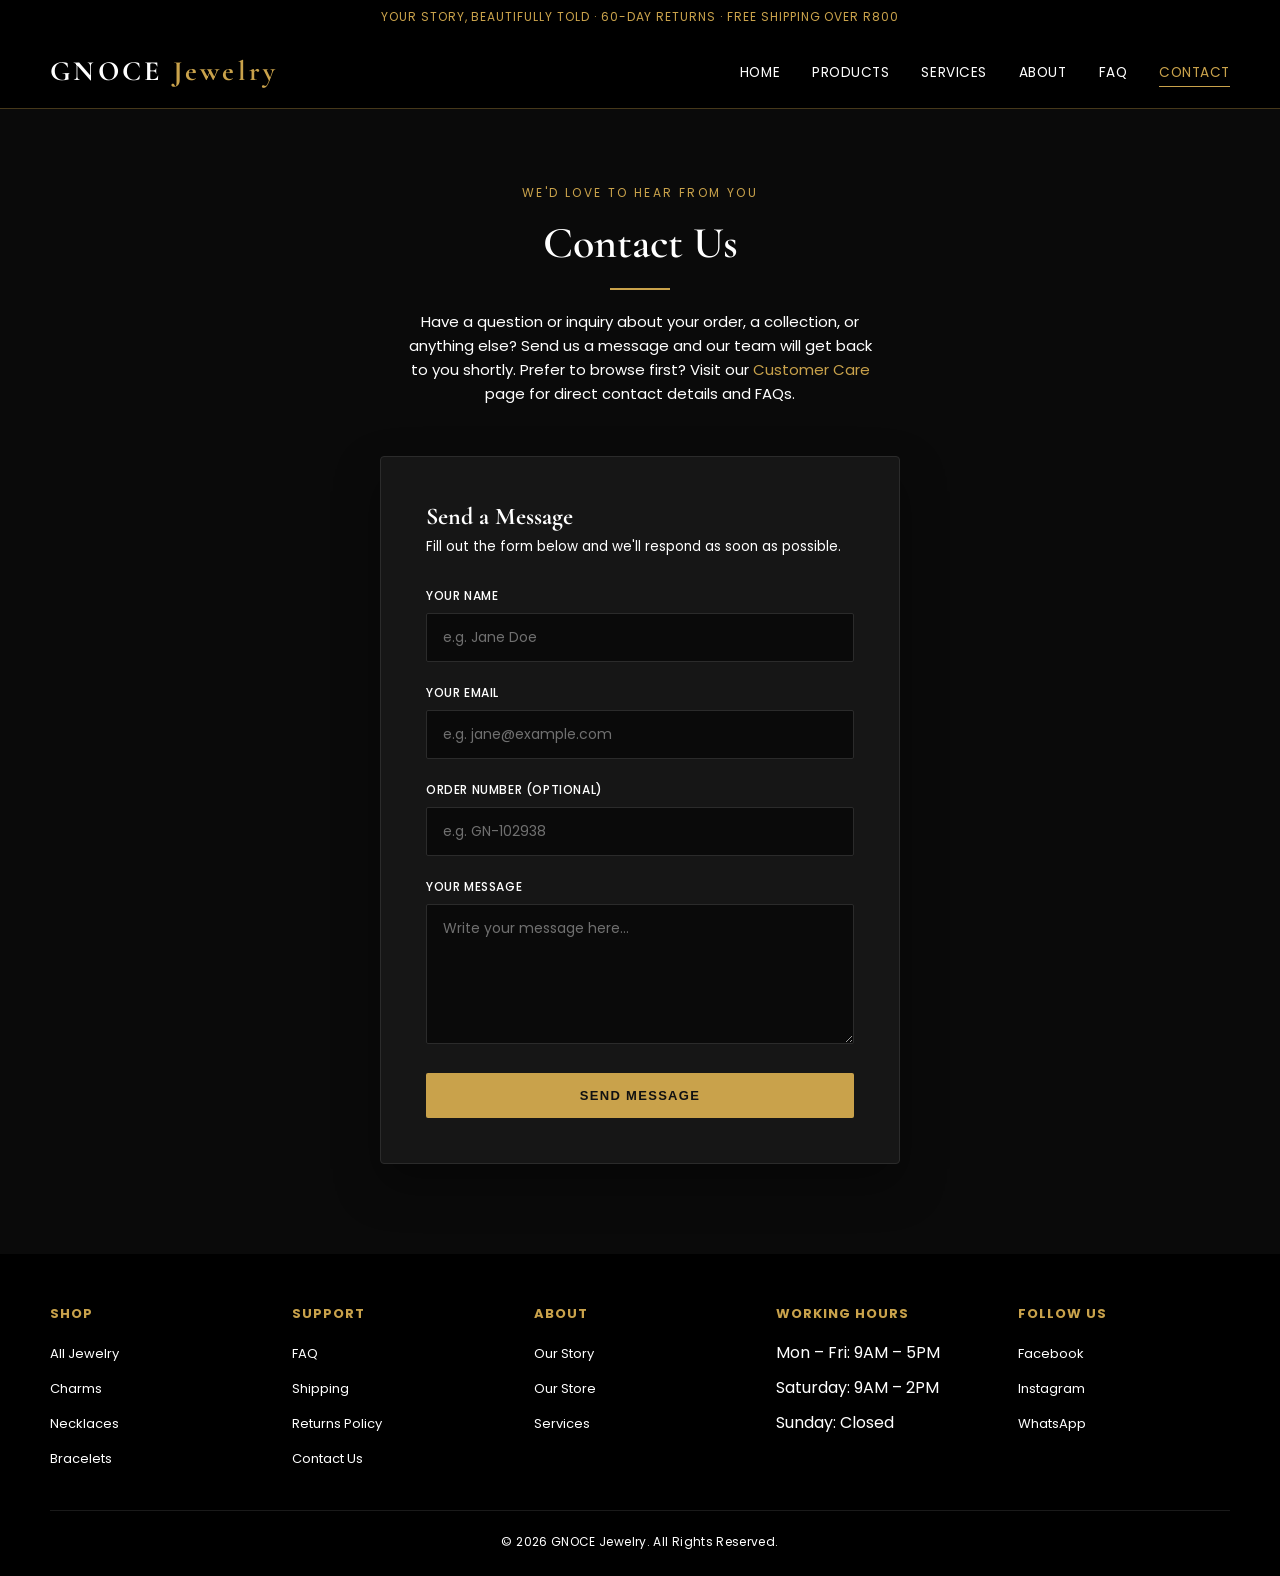
<file: contacts.html>
<!DOCTYPE html>
<html lang="en">
<head>
    <meta charset="UTF-8">
    <meta name="viewport" content="width=device-width, initial-scale=1.0">
    <title>Contact Us – GNOCE Jewelry</title>
    <meta name="description" content="Get in touch with GNOCE Jewelry. Send us a message and we'll get back to you as soon as possible.">

    <link rel="preconnect" href="https://fonts.googleapis.com">
    <link href="https://fonts.googleapis.com/css2?family=Cormorant+Garamond:wght@500;600;700&family=Poppins:wght@300;400;500;600;700&display=swap" rel="stylesheet">

    <style>
        :root {
            --gold: #c9a24b;
            --gold-light: #e8d9b5;
            --ink: #000000;
            --ink-soft: #d9d9d9;
            --paper: #161616;
            --cream: #0a0a0a;
            --line: #2b2b2b;
        }

        * {
            margin: 0;
            padding: 0;
            box-sizing: border-box;
        }

        body {
            font-family: 'Poppins', Arial, sans-serif;
            background: var(--cream);
            color: #ffffff;
            -webkit-font-smoothing: antialiased;
        }

        a { text-decoration: none; }

        /* Top announcement bar, mirrors the strip most jewelry storefronts use */
        .announce {
            background: var(--ink);
            color: var(--gold);
            text-align: center;
            font-size: 12px;
            letter-spacing: 0.08em;
            padding: 8px 12px;
            text-transform: uppercase;
        }

        /* Navbar */
        nav {
            background: var(--ink);
            color: white;
            display: flex;
            justify-content: space-between;
            align-items: center;
            padding: 20px 50px;
            border-bottom: 1px solid rgba(201,162,75,0.35);
        }

        nav h1 {
            font-family: 'Cormorant Garamond', serif;
            font-size: 28px;
            font-weight: 700;
            letter-spacing: 0.12em;
            color: white;
        }

        nav h1 span { color: var(--gold); }

        nav ul {
            display: flex;
            list-style: none;
            gap: 32px;
        }

        nav ul li a {
            color: #ffffff;
            font-size: 0.85rem;
            letter-spacing: 0.04em;
            text-transform: uppercase;
            padding-bottom: 4px;
            border-bottom: 1px solid transparent;
            transition: color 0.25s, border-color 0.25s;
        }

        nav ul li a:hover,
        nav ul li a.active {
            color: var(--gold);
            border-color: var(--gold);
        }

        /* Page header / breadcrumb banner, like the storefront's inner pages */
        .page-banner {
            text-align: center;
            padding: 70px 20px 50px;
        }

        .page-banner .eyebrow {
            display: inline-block;
            font-size: 12px;
            letter-spacing: 0.2em;
            text-transform: uppercase;
            color: var(--gold);
            margin-bottom: 14px;
        }

        .page-banner h2 {
            font-family: 'Cormorant Garamond', serif;
            font-size: 44px;
            color: #ffffff;
            font-weight: 600;
        }

        .page-banner .rule {
            width: 60px;
            height: 2px;
            background: var(--gold);
            margin: 18px auto 20px;
        }

        .page-banner p {
            max-width: 480px;
            margin: 0 auto;
            font-size: 15px;
            color: #ffffff;
            line-height: 1.6;
        }

        /* Layout: contact form + info side by side, like a storefront support page */
        .contact-wrap {
            max-width: 600px;
            margin: 0 auto 90px;
            padding: 0 40px;
        }

        .contact-card {
            background: var(--paper);
            border: 1px solid var(--line);
            border-radius: 4px;
            padding: 45px;
            box-shadow: 0 20px 45px rgba(0,0,0,0.35);
        }

        .contact-card h3 {
            font-family: 'Cormorant Garamond', serif;
            font-size: 24px;
            color: #ffffff;
            margin-bottom: 6px;
        }

        .contact-card .lead {
            font-size: 13.5px;
            color: #ffffff;
            margin-bottom: 30px;
        }

        .form-group {
            margin-bottom: 22px;
        }

        .form-group label {
            display: block;
            margin-bottom: 8px;
            font-weight: 500;
            font-size: 12px;
            letter-spacing: 0.05em;
            text-transform: uppercase;
            color: #ffffff;
        }

        .form-group input,
        .form-group textarea {
            width: 100%;
            padding: 13px 16px;
            border: 1px solid var(--line);
            border-radius: 2px;
            font-size: 14px;
            font-family: 'Poppins', sans-serif;
            background: var(--cream);
            color: #ffffff;
            transition: border-color 0.25s, background 0.25s;
            outline: none;
        }

        .form-group input::placeholder,
        .form-group textarea::placeholder {
            color: #707070;
        }

        .form-group input:focus,
        .form-group textarea:focus {
            border-color: var(--gold);
            background: #1c1c1c;
        }

        .form-group textarea {
            resize: vertical;
            min-height: 140px;
        }

        .btn-submit {
            width: 100%;
            padding: 15px;
            background: var(--gold);
            color: #111111;
            border: none;
            border-radius: 2px;
            font-size: 13px;
            letter-spacing: 0.1em;
            text-transform: uppercase;
            font-weight: 600;
            cursor: pointer;
            transition: background 0.3s, color 0.3s;
        }

        .btn-submit:hover {
            background: #e0c37c;
            color: #111111;
        }

        /* Footer */
        footer {
            background: var(--ink);
            color: #ffffff;
            padding: 50px 50px 25px;
        }

        .footer-grid {
            max-width: 1300px;
            margin: 0 auto;
            display: grid;
            grid-template-columns: repeat(5, 1fr);
            gap: 30px;
            padding-bottom: 30px;
            border-bottom: 1px solid rgba(255,255,255,0.1);
        }

        .footer-grid h5 {
            color: var(--gold);
            font-size: 13px;
            letter-spacing: 0.08em;
            text-transform: uppercase;
            margin-bottom: 16px;
        }

        .footer-grid ul {
            list-style: none;
        }

        .footer-grid ul li {
            margin-bottom: 10px;
        }

        .footer-grid ul li a {
            color: #ffffff;
            font-size: 13px;
            transition: color 0.25s;
        }

        .footer-grid ul li a:hover { color: var(--gold); }

        footer .bottom {
            text-align: center;
            font-size: 12px;
            color: #ffffff;
            padding-top: 22px;
            letter-spacing: 0.03em;
        }

        @media (max-width: 800px) {
            nav { flex-direction: column; gap: 16px; padding: 20px; }
            nav ul { flex-wrap: wrap; justify-content: center; gap: 16px; }
            .footer-grid { grid-template-columns: repeat(2, 1fr); }
        }
    </style>
</head>
<body>

    <div class="announce">Your story, beautifully told · 60-day returns · Free shipping over R800</div>

    <!-- Navbar -->
    <nav>
        <h1>GNOCE <span>Jewelry</span></h1>
        <ul>
            <li><a href="index.html">Home</a></li>
            <li><a href="products.html">Products</a></li>
            <li><a href="services.html">Services</a></li>
            <li><a href="about.html">About</a></li>
            <li><a href="frequently-asked-questions.html">FAQ</a></li>
            <li><a href="contacts.html" class="active">Contact</a></li>
        </ul>
    </nav>

    <!-- Page banner -->
    <section class="page-banner">
        <span class="eyebrow">We'd love to hear from you</span>
        <h2>Contact Us</h2>
        <div class="rule"></div>
        <p>Have a question or inquiry about your order, a collection, or anything else? Send us a message and our team will get back to you shortly. Prefer to browse first? Visit our <a href="customer-care.html" style="color: var(--gold);">Customer Care</a> page for direct contact details and FAQs.</p>
    </section>

    <!-- Contact Form -->
    <div class="contact-wrap">
        <div class="contact-card">
            <h3>Send a Message</h3>
            <p class="lead">Fill out the form below and we'll respond as soon as possible.</p>

            <form>
                <div class="form-group">
                    <label for="name">Your Name</label>
                    <input type="text" id="name" placeholder="e.g. Jane Doe">
                </div>

                <div class="form-group">
                    <label for="email">Your Email</label>
                    <input type="email" id="email" placeholder="e.g. jane@example.com">
                </div>

                <div class="form-group">
                    <label for="order">Order Number (optional)</label>
                    <input type="text" id="order" placeholder="e.g. GN-102938">
                </div>

                <div class="form-group">
                    <label for="message">Your Message</label>
                    <textarea id="message" placeholder="Write your message here..."></textarea>
                </div>

                <button type="submit" class="btn-submit">Send Message</button>
            </form>
        </div>
    </div>

    <!-- Footer -->
    <footer>
        <div class="footer-grid">
            <div>
                <h5>Shop</h5>
                <ul>
                    <li><a href="products.html">All Jewelry</a></li>
                    <li><a href="#">Charms</a></li>
                    <li><a href="#">Necklaces</a></li>
                    <li><a href="#">Bracelets</a></li>
                </ul>
            </div>
            <div>
                <h5>Support</h5>
                <ul>
                    <li><a href="frequently-asked-questions.html">FAQ</a></li>
                    <li><a href="#">Shipping</a></li>
                    <li><a href="#">Returns Policy</a></li>
                    <li><a href="contacts.html">Contact Us</a></li>
                </ul>
            </div>
            <div>
                <h5>About</h5>
                <ul>
                    <li><a href="about.html">Our Story</a></li>
                    <li><a href="#">Our Store</a></li>
                    <li><a href="services.html">Services</a></li>
                </ul>
            </div>
            <div>
                <h5>Working Hours</h5>
                <ul>
                    <li style="color:#ffffff;">Mon – Fri: 9AM – 5PM</li>
                    <li style="color:#ffffff;">Saturday: 9AM – 2PM</li>
                    <li style="color:#ffffff;">Sunday: Closed</li>
                </ul>
            </div>
            <div>
                <h5>Follow Us</h5>
                <ul>
                    <li><a href="#">Facebook</a></li>
                    <li><a href="#">Instagram</a></li>
                    <li><a href="#">WhatsApp</a></li>
                </ul>
            </div>
        </div>
        <div class="bottom">
            <p>&copy; 2026 GNOCE Jewelry. All Rights Reserved.</p>
        </div>
    </footer>

</body>
</html>
</file>
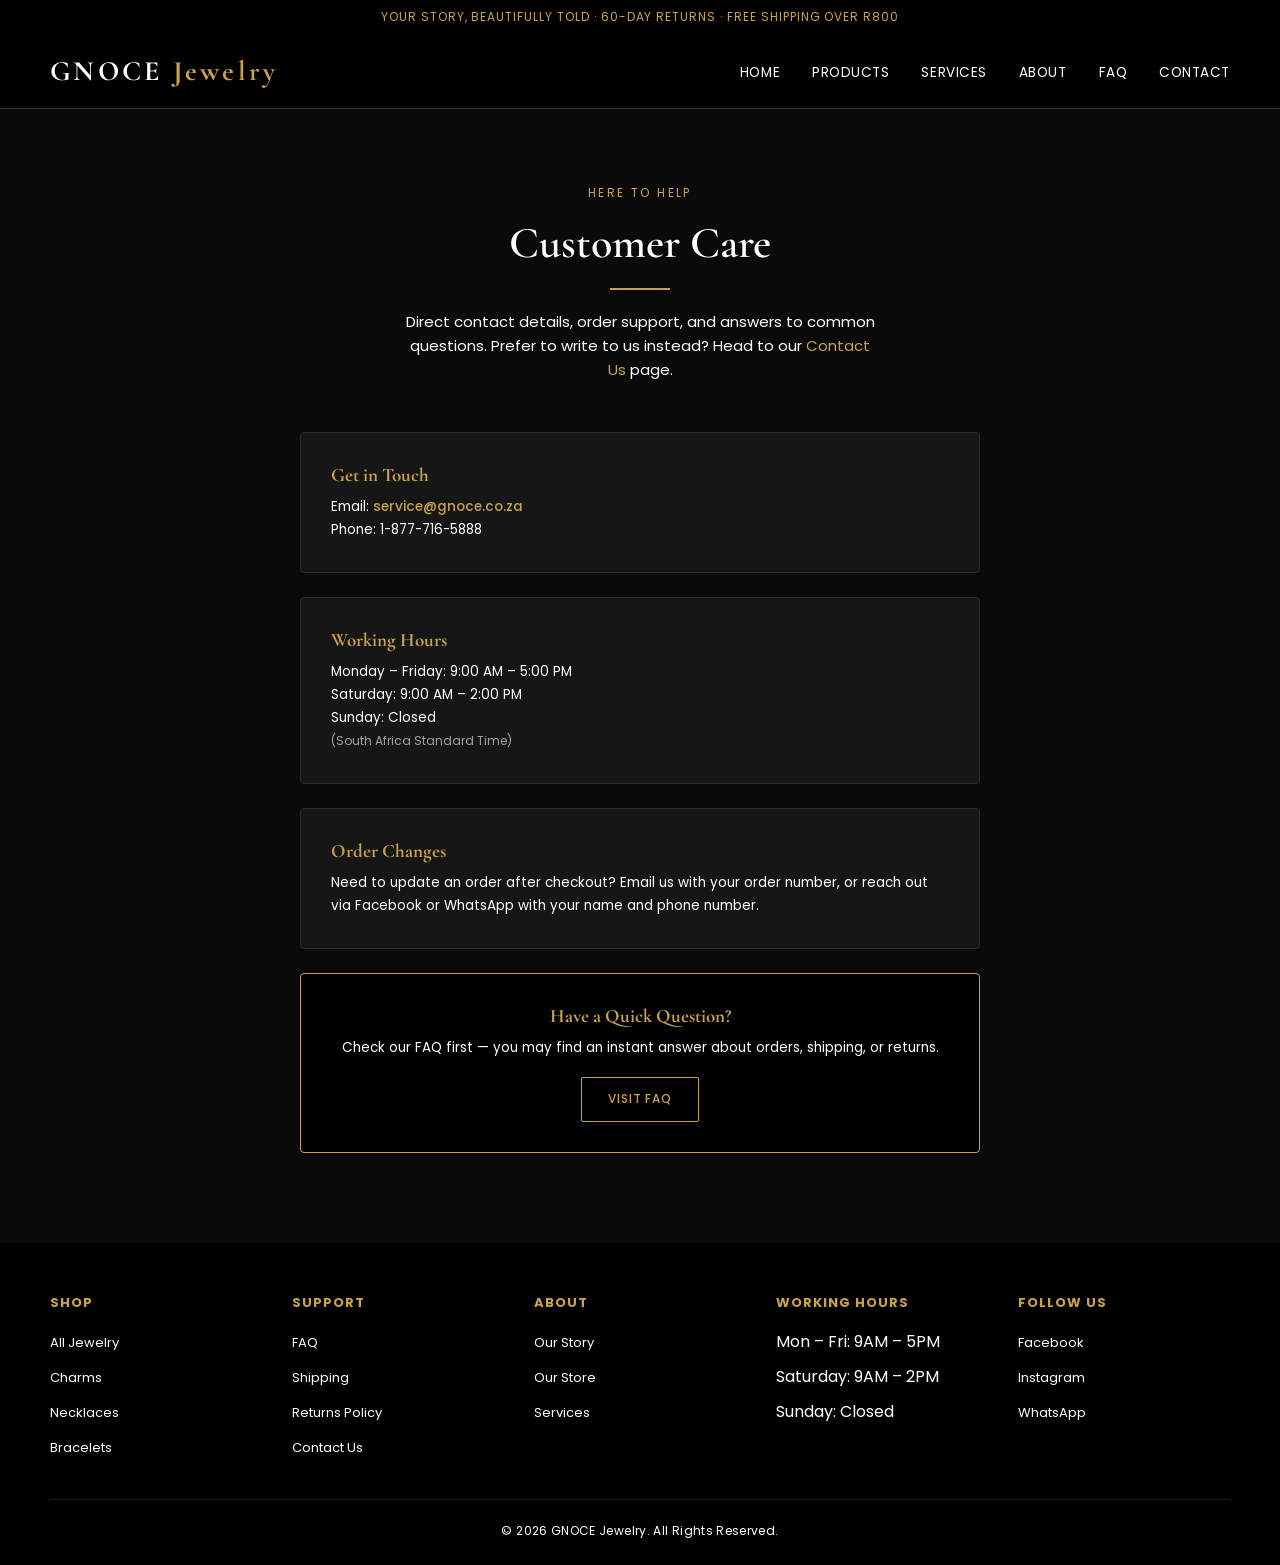
<file: customer-care.html>
<!DOCTYPE html>
<html lang="en">
<head>
    <meta charset="UTF-8">
    <meta name="viewport" content="width=device-width, initial-scale=1.0">
    <title>Customer Care – GNOCE Jewelry</title>
    <meta name="description" content="Contact details, order help, and FAQs for GNOCE Jewelry customers.">

    <link rel="preconnect" href="https://fonts.googleapis.com">
    <link href="https://fonts.googleapis.com/css2?family=Cormorant+Garamond:wght@500;600;700&family=Poppins:wght@300;400;500;600;700&display=swap" rel="stylesheet">

    <style>
        :root {
            --gold: #c9a24b;
            --gold-light: #e8d9b5;
            --ink: #000000;
            --ink-soft: #d9d9d9;
            --paper: #161616;
            --cream: #0a0a0a;
            --line: #2b2b2b;
        }

        * {
            margin: 0;
            padding: 0;
            box-sizing: border-box;
        }

        body {
            font-family: 'Poppins', Arial, sans-serif;
            background: var(--cream);
            color: #ffffff;
            -webkit-font-smoothing: antialiased;
        }

        a { text-decoration: none; }

        /* Top announcement bar */
        .announce {
            background: var(--ink);
            color: var(--gold);
            text-align: center;
            font-size: 12px;
            letter-spacing: 0.08em;
            padding: 8px 12px;
            text-transform: uppercase;
        }

        /* Navbar */
        nav {
            background: var(--ink);
            color: white;
            display: flex;
            justify-content: space-between;
            align-items: center;
            padding: 20px 50px;
            border-bottom: 1px solid rgba(201,162,75,0.35);
        }

        nav h1 {
            font-family: 'Cormorant Garamond', serif;
            font-size: 28px;
            font-weight: 700;
            letter-spacing: 0.12em;
            color: white;
        }

        nav h1 span { color: var(--gold); }

        nav ul {
            display: flex;
            list-style: none;
            gap: 32px;
        }

        nav ul li a {
            color: #ffffff;
            font-size: 0.85rem;
            letter-spacing: 0.04em;
            text-transform: uppercase;
            padding-bottom: 4px;
            border-bottom: 1px solid transparent;
            transition: color 0.25s, border-color 0.25s;
        }

        nav ul li a:hover,
        nav ul li a.active {
            color: var(--gold);
            border-color: var(--gold);
        }

        /* Page header */
        .page-banner {
            text-align: center;
            padding: 70px 20px 50px;
        }

        .page-banner .eyebrow {
            display: inline-block;
            font-size: 12px;
            letter-spacing: 0.2em;
            text-transform: uppercase;
            color: var(--gold);
            margin-bottom: 14px;
        }

        .page-banner h2 {
            font-family: 'Cormorant Garamond', serif;
            font-size: 44px;
            color: #ffffff;
            font-weight: 600;
        }

        .page-banner .rule {
            width: 60px;
            height: 2px;
            background: var(--gold);
            margin: 18px auto 20px;
        }

        .page-banner p {
            max-width: 480px;
            margin: 0 auto;
            font-size: 15px;
            color: #ffffff;
            line-height: 1.6;
        }

        .page-banner p a { color: var(--gold); }

        /* Info panel */
        .info-wrap {
            max-width: 760px;
            margin: 0 auto 90px;
            padding: 0 40px;
            display: flex;
            flex-direction: column;
            gap: 24px;
        }

        .info-block {
            background: var(--paper);
            border: 1px solid var(--line);
            border-radius: 4px;
            padding: 30px;
        }

        .info-block h4 {
            font-family: 'Cormorant Garamond', serif;
            font-size: 19px;
            color: var(--gold);
            margin-bottom: 10px;
        }

        .info-block p, .info-block a {
            font-size: 13.5px;
            color: #ffffff;
            line-height: 1.7;
        }

        .info-block a {
            color: var(--gold);
            font-weight: 500;
        }

        .faq-cta {
            background: #000000;
            border: 1px solid var(--gold);
            color: white;
            text-align: center;
        }

        .faq-cta h4 { color: var(--gold); }

        .faq-cta p { color: #ffffff; margin-bottom: 18px; }

        .faq-cta .btn-gold {
            display: inline-block;
            padding: 11px 26px;
            border: 1px solid var(--gold);
            color: var(--gold);
            font-size: 12px;
            letter-spacing: 0.08em;
            text-transform: uppercase;
            border-radius: 2px;
            transition: background 0.3s, color 0.3s;
        }

        .faq-cta .btn-gold:hover {
            background: var(--gold);
            color: var(--ink);
        }

        /* Footer */
        footer {
            background: var(--ink);
            color: #ffffff;
            padding: 50px 50px 25px;
        }

        .footer-grid {
            max-width: 1300px;
            margin: 0 auto;
            display: grid;
            grid-template-columns: repeat(5, 1fr);
            gap: 30px;
            padding-bottom: 30px;
            border-bottom: 1px solid rgba(255,255,255,0.1);
        }

        .footer-grid h5 {
            color: var(--gold);
            font-size: 13px;
            letter-spacing: 0.08em;
            text-transform: uppercase;
            margin-bottom: 16px;
        }

        .footer-grid ul {
            list-style: none;
        }

        .footer-grid ul li {
            margin-bottom: 10px;
        }

        .footer-grid ul li a {
            color: #ffffff;
            font-size: 13px;
            transition: color 0.25s;
        }

        .footer-grid ul li a:hover { color: var(--gold); }

        footer .bottom {
            text-align: center;
            font-size: 12px;
            color: #ffffff;
            padding-top: 22px;
            letter-spacing: 0.03em;
        }

        @media (max-width: 800px) {
            nav { flex-direction: column; gap: 16px; padding: 20px; }
            nav ul { flex-wrap: wrap; justify-content: center; gap: 16px; }
            .footer-grid { grid-template-columns: repeat(2, 1fr); }
        }
    </style>
</head>
<body>

    <div class="announce">Your story, beautifully told · 60-day returns · Free shipping over R800</div>

    <!-- Navbar -->
    <nav>
        <h1>GNOCE <span>Jewelry</span></h1>
        <ul>
            <li><a href="index.html">Home</a></li>
            <li><a href="products.html">Products</a></li>
            <li><a href="services.html">Services</a></li>
            <li><a href="about.html">About</a></li>
            <li><a href="frequently-asked-questions.html">FAQ</a></li>
            <li><a href="contacts.html">Contact</a></li>
        </ul>
    </nav>

    <!-- Page banner -->
    <section class="page-banner">
        <span class="eyebrow">Here to help</span>
        <h2>Customer Care</h2>
        <div class="rule"></div>
        <p>Direct contact details, order support, and answers to common questions. Prefer to write to us instead? Head to our <a href="contacts.html">Contact Us</a> page.</p>
    </section>

    <!-- Info blocks -->
    <div class="info-wrap">
        <div class="info-block">
            <h4>Get in Touch</h4>
            <p>
                Email: <a href="mailto:service@gnoce.co.za">service@gnoce.co.za</a><br>
                Phone: 1-877-716-5888
            </p>
        </div>

        <div class="info-block">
            <h4>Working Hours</h4>
            <p>
                Monday – Friday: 9:00 AM – 5:00 PM<br>
                Saturday: 9:00 AM – 2:00 PM<br>
                Sunday: Closed<br>
                <span style="color:#a3a3a3; font-size: 12px;">(South Africa Standard Time)</span>
            </p>
        </div>

        <div class="info-block">
            <h4>Order Changes</h4>
            <p>Need to update an order after checkout? Email us with your order number, or reach out via Facebook or WhatsApp with your name and phone number.</p>
        </div>

        <div class="info-block faq-cta">
            <h4>Have a Quick Question?</h4>
            <p>Check our FAQ first — you may find an instant answer about orders, shipping, or returns.</p>
            <a href="frequently-asked-questions.html" class="btn-gold">Visit FAQ</a>
        </div>
    </div>

    <!-- Footer -->
    <footer>
        <div class="footer-grid">
            <div>
                <h5>Shop</h5>
                <ul>
                    <li><a href="products.html">All Jewelry</a></li>
                    <li><a href="products.html">Charms</a></li>
                    <li><a href="products.html">Necklaces</a></li>
                    <li><a href="products.html">Bracelets</a></li>
                </ul>
            </div>
            <div>
                <h5>Support</h5>
                <ul>
                    <li><a href="frequently-asked-questions.html">FAQ</a></li>
                    <li><a href="#">Shipping</a></li>
                    <li><a href="#">Returns Policy</a></li>
                    <li><a href="contacts.html">Contact Us</a></li>
                </ul>
            </div>
            <div>
                <h5>About</h5>
                <ul>
                    <li><a href="about.html">Our Story</a></li>
                    <li><a href="#">Our Store</a></li>
                    <li><a href="services.html">Services</a></li>
                </ul>
            </div>
            <div>
                <h5>Working Hours</h5>
                <ul>
                    <li style="color:#ffffff;">Mon – Fri: 9AM – 5PM</li>
                    <li style="color:#ffffff;">Saturday: 9AM – 2PM</li>
                    <li style="color:#ffffff;">Sunday: Closed</li>
                </ul>
            </div>
            <div>
                <h5>Follow Us</h5>
                <ul>
                    <li><a href="#">Facebook</a></li>
                    <li><a href="#">Instagram</a></li>
                    <li><a href="#">WhatsApp</a></li>
                </ul>
            </div>
        </div>
        <div class="bottom">
            <p>&copy; 2026 GNOCE Jewelry. All Rights Reserved.</p>
        </div>
    </footer>

</body>
</html>
</file>
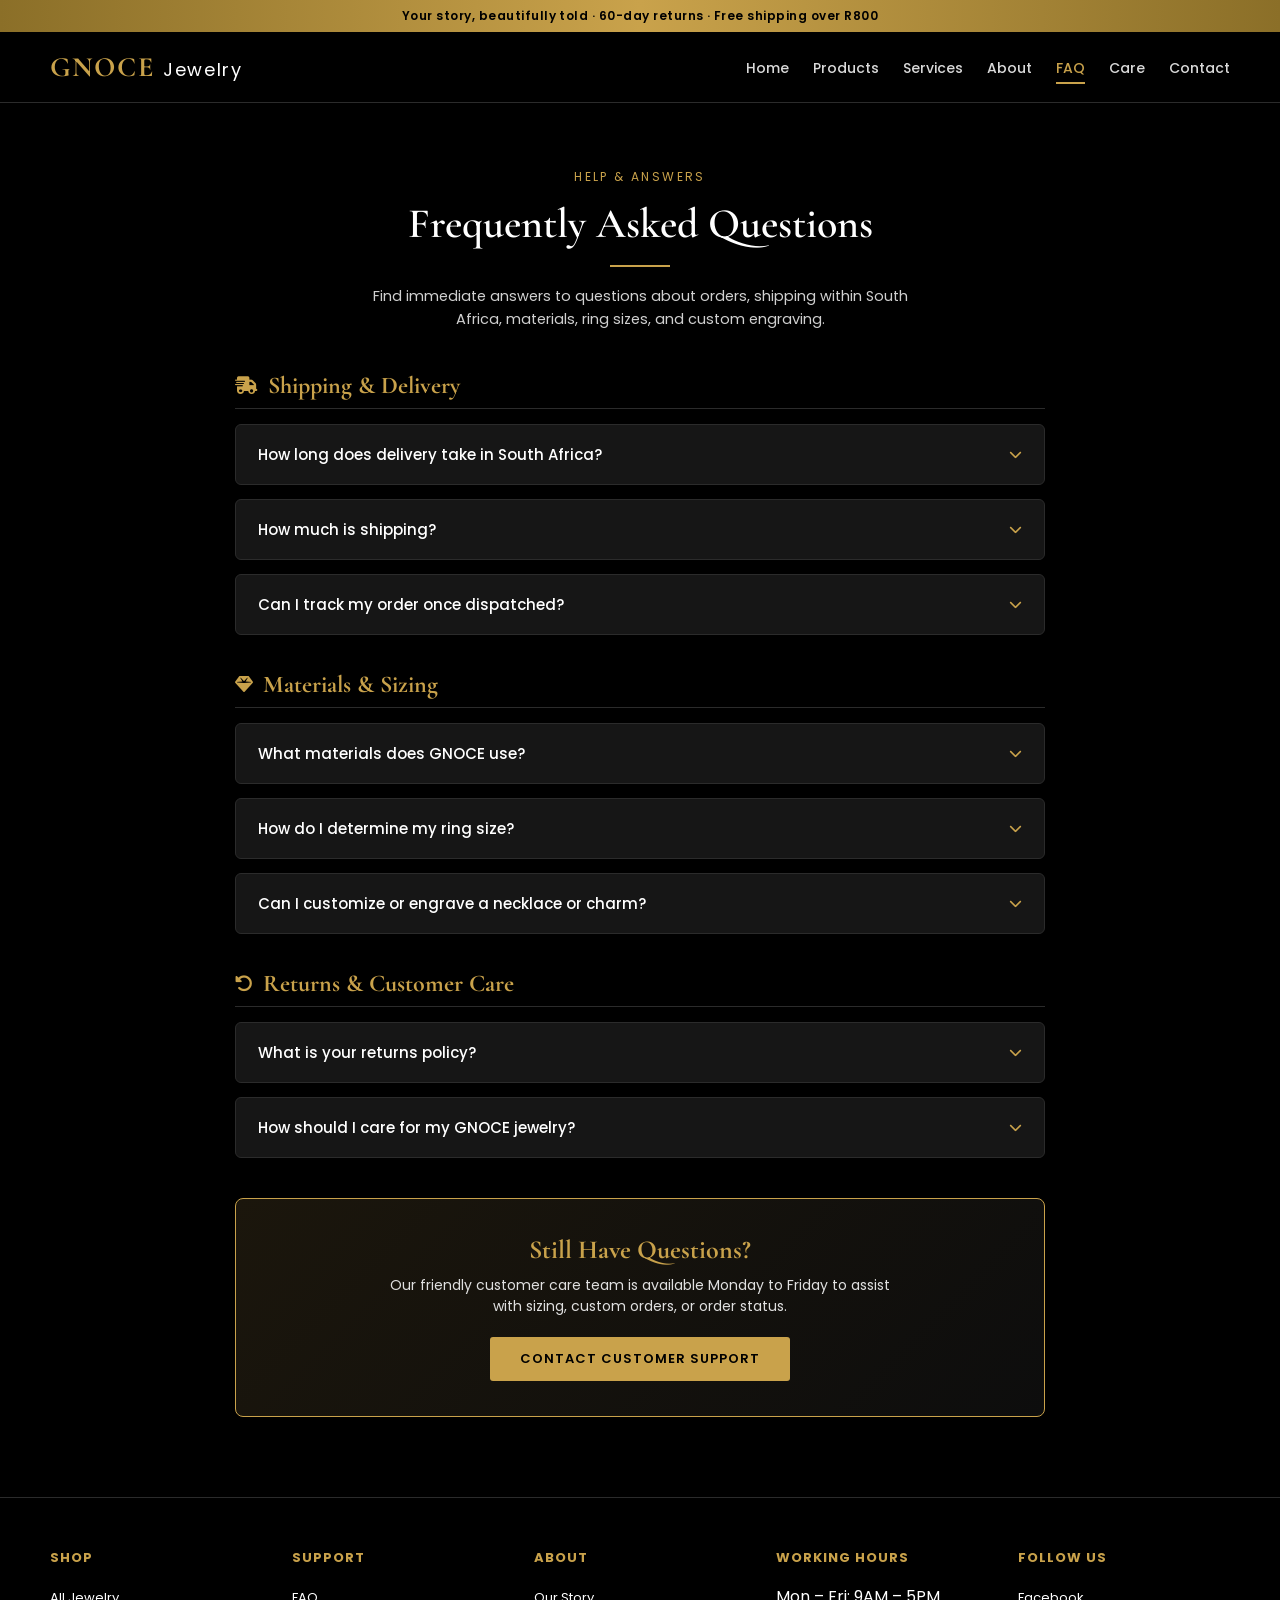
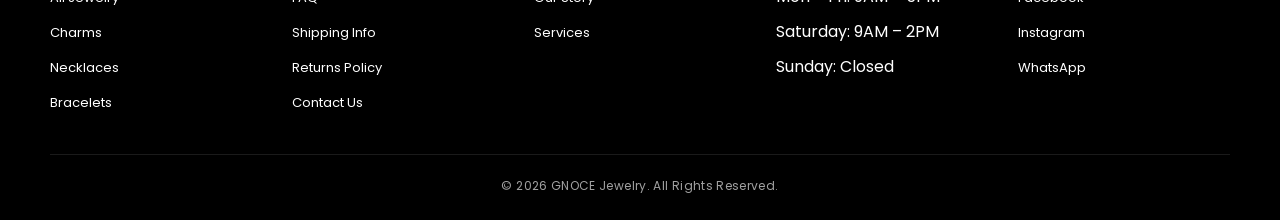
<file: frequently-asked-questions.html>
<!DOCTYPE html>
<html lang="en">
<head>
    <meta charset="UTF-8">
    <meta name="viewport" content="width=device-width, initial-scale=1.0">
    <title>Frequently Asked Questions — GNOCE Jewelry</title>
    <meta name="description" content="Answers to common questions about GNOCE Jewelry orders, shipping, ring sizing, materials, and returns.">
    <link rel="preconnect" href="https://fonts.googleapis.com">
    <link rel="preconnect" href="https://fonts.gstatic.com" crossorigin>
    <link href="https://fonts.googleapis.com/css2?family=Cormorant+Garamond:wght@500;600;700&family=Poppins:wght@300;400;500;600;700&display=swap" rel="stylesheet">
    <link rel="stylesheet" href="https://cdnjs.cloudflare.com/ajax/libs/font-awesome/6.4.0/css/all.min.css">
    <style>
        :root {
            --gold: #c9a24b;
            --gold-light: #e8d9b5;
            --ink: #000000;
            --ink-soft: #d9d9d9;
            --paper: #161616;
            --cream: #0a0a0a;
            --line: #2b2b2b;
        }

        * {
            margin: 0;
            padding: 0;
            box-sizing: border-box;
            font-family: 'Poppins', sans-serif;
        }

        body {
            background: var(--ink);
            color: var(--ink-soft);
            min-height: 100vh;
            display: flex;
            flex-direction: column;
        }

        .announce {
            background: linear-gradient(90deg, #8b6f28, var(--gold), #8b6f28);
            color: #000;
            font-size: 12px;
            font-weight: 600;
            text-align: center;
            padding: 7px 12px;
            letter-spacing: 0.04em;
        }

        /* Navbar */
        nav {
            background: rgba(0, 0, 0, 0.92);
            border-bottom: 1px solid var(--line);
            display: flex;
            justify-content: space-between;
            align-items: center;
            padding: 18px 50px;
            position: sticky;
            top: 0;
            z-index: 100;
            backdrop-filter: blur(8px);
        }

        nav h1 {
            font-family: 'Cormorant Garamond', serif;
            font-size: 28px;
            color: var(--gold);
            font-weight: 700;
            letter-spacing: 0.06em;
        }

        nav h1 span {
            color: #fff;
            font-size: 18px;
            font-weight: 400;
        }

        nav ul {
            display: flex;
            list-style: none;
            gap: 24px;
            align-items: center;
        }

        nav ul li a {
            color: var(--ink-soft);
            text-decoration: none;
            font-size: 14px;
            font-weight: 500;
            transition: color 0.25s;
            padding: 4px 0;
            border-bottom: 2px solid transparent;
        }

        nav ul li a:hover,
        nav ul li a.active {
            color: var(--gold);
            border-color: var(--gold);
        }

        /* Header banner */
        .page-banner {
            text-align: center;
            padding: 60px 20px 40px;
        }

        .page-banner .eyebrow {
            display: inline-block;
            font-size: 12px;
            letter-spacing: 0.2em;
            text-transform: uppercase;
            color: var(--gold);
            margin-bottom: 12px;
        }

        .page-banner h2 {
            font-family: 'Cormorant Garamond', serif;
            font-size: 42px;
            color: #ffffff;
            font-weight: 600;
        }

        .page-banner .rule {
            width: 60px;
            height: 2px;
            background: var(--gold);
            margin: 16px auto 18px;
        }

        .page-banner p {
            max-width: 540px;
            margin: 0 auto;
            font-size: 14.5px;
            color: #d0d0d0;
            line-height: 1.6;
        }

        /* FAQ Content Container */
        .faq-wrap {
            max-width: 860px;
            width: 100%;
            margin: 0 auto 80px;
            padding: 0 25px;
            flex-grow: 1;
        }

        .faq-category {
            margin-bottom: 35px;
        }

        .faq-category h3 {
            font-family: 'Cormorant Garamond', serif;
            font-size: 24px;
            color: var(--gold);
            margin-bottom: 15px;
            padding-bottom: 8px;
            border-bottom: 1px solid var(--line);
            display: flex;
            align-items: center;
            gap: 10px;
        }

        .faq-category h3 i {
            font-size: 18px;
            color: var(--gold);
        }

        .faq-item {
            background: var(--paper);
            border: 1px solid var(--line);
            border-radius: 6px;
            margin-bottom: 14px;
            overflow: hidden;
            transition: border-color 0.3s;
        }

        .faq-item:hover {
            border-color: rgba(201, 162, 75, 0.5);
        }

        .faq-question {
            padding: 18px 22px;
            font-size: 15px;
            font-weight: 500;
            color: #ffffff;
            cursor: pointer;
            display: flex;
            justify-content: space-between;
            align-items: center;
            user-select: none;
            transition: background 0.25s, color 0.25s;
        }

        .faq-question:hover {
            background: rgba(255, 255, 255, 0.03);
            color: var(--gold-light);
        }

        .faq-question i {
            color: var(--gold);
            transition: transform 0.3s ease;
            font-size: 13px;
        }

        .faq-item.active .faq-question i {
            transform: rotate(180deg);
        }

        .faq-answer {
            max-height: 0;
            overflow: hidden;
            transition: max-height 0.35s ease, padding 0.35s ease;
            background: var(--cream);
            color: #cccccc;
            font-size: 14px;
            line-height: 1.7;
            padding: 0 22px;
        }

        .faq-item.active .faq-answer {
            max-height: 300px;
            padding: 16px 22px 20px;
            border-top: 1px solid var(--line);
        }

        .faq-contact-card {
            background: linear-gradient(135deg, #1b160c 0%, #0d0d0d 100%);
            border: 1px solid var(--gold);
            border-radius: 8px;
            padding: 35px 25px;
            text-align: center;
            margin-top: 40px;
        }

        .faq-contact-card h4 {
            font-family: 'Cormorant Garamond', serif;
            font-size: 26px;
            color: var(--gold);
            margin-bottom: 10px;
        }

        .faq-contact-card p {
            color: #e0e0e0;
            font-size: 14px;
            max-width: 500px;
            margin: 0 auto 20px;
        }

        .btn-gold {
            display: inline-block;
            padding: 12px 30px;
            background: var(--gold);
            color: #000;
            text-decoration: none;
            font-size: 13px;
            font-weight: 600;
            letter-spacing: 0.08em;
            text-transform: uppercase;
            border-radius: 3px;
            transition: background 0.3s, transform 0.2s;
        }

        .btn-gold:hover {
            background: var(--gold-light);
            transform: translateY(-2px);
        }

        /* Footer */
        footer {
            background: var(--ink);
            color: #ffffff;
            padding: 50px 50px 25px;
            border-top: 1px solid var(--line);
        }

        .footer-grid {
            max-width: 1300px;
            margin: 0 auto;
            display: grid;
            grid-template-columns: repeat(5, 1fr);
            gap: 30px;
            padding-bottom: 30px;
            border-bottom: 1px solid rgba(255, 255, 255, 0.1);
        }

        .footer-grid h5 {
            color: var(--gold);
            font-size: 13px;
            letter-spacing: 0.08em;
            text-transform: uppercase;
            margin-bottom: 16px;
        }

        .footer-grid ul {
            list-style: none;
        }

        .footer-grid ul li {
            margin-bottom: 10px;
        }

        .footer-grid ul li a {
            color: #ffffff;
            font-size: 13px;
            text-decoration: none;
            transition: color 0.25s;
        }

        .footer-grid ul li a:hover {
            color: var(--gold);
        }

        footer .bottom {
            text-align: center;
            font-size: 12px;
            color: #a0a0a0;
            padding-top: 22px;
            letter-spacing: 0.03em;
        }

        @media (max-width: 800px) {
            nav {
                flex-direction: column;
                gap: 16px;
                padding: 20px;
            }
            nav ul {
                flex-wrap: wrap;
                justify-content: center;
                gap: 16px;
            }
            .footer-grid {
                grid-template-columns: repeat(2, 1fr);
            }
        }
    </style>
</head>
<body>

    <div class="announce">Your story, beautifully told · 60-day returns · Free shipping over R800</div>

    <!-- Navbar -->
    <nav>
        <h1>GNOCE <span>Jewelry</span></h1>
        <ul>
            <li><a href="index.html">Home</a></li>
            <li><a href="products.html">Products</a></li>
            <li><a href="services.html">Services</a></li>
            <li><a href="about.html">About</a></li>
            <li><a href="frequently-asked-questions.html" class="active">FAQ</a></li>
            <li><a href="customer-care.html">Care</a></li>
            <li><a href="contacts.html">Contact</a></li>
        </ul>
    </nav>

    <!-- Page banner -->
    <section class="page-banner">
        <span class="eyebrow">Help &amp; Answers</span>
        <h2>Frequently Asked Questions</h2>
        <div class="rule"></div>
        <p>Find immediate answers to questions about orders, shipping within South Africa, materials, ring sizes, and custom engraving.</p>
    </section>

    <!-- FAQ Accordion -->
    <main class="faq-wrap">

        <!-- Category: Orders & Shipping -->
        <section class="faq-category">
            <h3><i class="fa-solid fa-truck-fast"></i> Shipping &amp; Delivery</h3>

            <div class="faq-item">
                <div class="faq-question">
                    <span>How long does delivery take in South Africa?</span>
                    <i class="fa-solid fa-chevron-down"></i>
                </div>
                <div class="faq-answer">
                    Standard courier delivery takes 3 to 5 business days nationwide. For bespoke, photo-engraved, or custom name necklaces, please allow an additional 2 to 4 working days for careful craftsmanship before dispatch.
                </div>
            </div>

            <div class="faq-item">
                <div class="faq-question">
                    <span>How much is shipping?</span>
                    <i class="fa-solid fa-chevron-down"></i>
                </div>
                <div class="faq-answer">
                    We offer <strong>Free Courier Delivery</strong> on all orders over R800. For orders under R800, a standard flat-rate delivery fee of R99 applies across all South African provinces.
                </div>
            </div>

            <div class="faq-item">
                <div class="faq-question">
                    <span>Can I track my order once dispatched?</span>
                    <i class="fa-solid fa-chevron-down"></i>
                </div>
                <div class="faq-answer">
                    Yes! As soon as your jewelry is packaged and dispatched, you will receive an email and SMS with a direct tracking link to monitor your delivery in real-time.
                </div>
            </div>
        </section>

        <!-- Category: Products & Sizing -->
        <section class="faq-category">
            <h3><i class="fa-solid fa-gem"></i> Materials &amp; Sizing</h3>

            <div class="faq-item">
                <div class="faq-question">
                    <span>What materials does GNOCE use?</span>
                    <i class="fa-solid fa-chevron-down"></i>
                </div>
                <div class="faq-answer">
                    GNOCE pieces are crafted from 925 Sterling Silver, 18k Yellow Gold Vermeil, and Rose Gold blends, accented with AAA Cubic Zirconia crystals and hand-painted enamel. All pieces are nickel-free, lead-free, and hypoallergenic.
                </div>
            </div>

            <div class="faq-item">
                <div class="faq-question">
                    <span>How do I determine my ring size?</span>
                    <i class="fa-solid fa-chevron-down"></i>
                </div>
                <div class="faq-answer">
                    You can wrap a thin strip of paper or string around your chosen finger, mark where it overlaps, and measure the length in millimeters to find the circumference. Match this measurement with our standard SA/UK ring size chart or contact customer care for guidance.
                </div>
            </div>

            <div class="faq-item">
                <div class="faq-question">
                    <span>Can I customize or engrave a necklace or charm?</span>
                    <i class="fa-solid fa-chevron-down"></i>
                </div>
                <div class="faq-answer">
                    Yes! We offer photo projection necklaces, engraved birthstone charms, and personalized name necklaces. Simply upload your high-resolution photo or chosen text during checkout.
                </div>
            </div>
        </section>

        <!-- Category: Returns & Warranty -->
        <section class="faq-category">
            <h3><i class="fa-solid fa-rotate-left"></i> Returns &amp; Customer Care</h3>

            <div class="faq-item">
                <div class="faq-question">
                    <span>What is your returns policy?</span>
                    <i class="fa-solid fa-chevron-down"></i>
                </div>
                <div class="faq-answer">
                    We offer a hassle-free <strong>60-Day Return Guarantee</strong> on all standard jewelry pieces in unworn, original condition with packaging. Personalized items with custom photo engravings are backed by our quality guarantee.
                </div>
            </div>

            <div class="faq-item">
                <div class="faq-question">
                    <span>How should I care for my GNOCE jewelry?</span>
                    <i class="fa-solid fa-chevron-down"></i>
                </div>
                <div class="faq-answer">
                    Store your jewelry in the provided velvet pouch or airtight box when not in use. Avoid contact with perfumes, lotions, chlorinated pool water, and harsh chemicals. Gently polish with a microfiber cloth to keep the shine brilliant.
                </div>
            </div>
        </section>

        <!-- Contact Box -->
        <div class="faq-contact-card">
            <h4>Still Have Questions?</h4>
            <p>Our friendly customer care team is available Monday to Friday to assist with sizing, custom orders, or order status.</p>
            <a href="contacts.html" class="btn-gold">Contact Customer Support</a>
        </div>

    </main>

    <!-- Footer -->
    <footer>
        <div class="footer-grid">
            <div>
                <h5>Shop</h5>
                <ul>
                    <li><a href="products.html">All Jewelry</a></li>
                    <li><a href="products.html">Charms</a></li>
                    <li><a href="products.html">Necklaces</a></li>
                    <li><a href="products.html">Bracelets</a></li>
                </ul>
            </div>
            <div>
                <h5>Support</h5>
                <ul>
                    <li><a href="frequently-asked-questions.html">FAQ</a></li>
                    <li><a href="customer-care.html">Shipping Info</a></li>
                    <li><a href="customer-care.html">Returns Policy</a></li>
                    <li><a href="contacts.html">Contact Us</a></li>
                </ul>
            </div>
            <div>
                <h5>About</h5>
                <ul>
                    <li><a href="about.html">Our Story</a></li>
                    <li><a href="services.html">Services</a></li>
                </ul>
            </div>
            <div>
                <h5>Working Hours</h5>
                <ul>
                    <li style="color:#ffffff;">Mon – Fri: 9AM – 5PM</li>
                    <li style="color:#ffffff;">Saturday: 9AM – 2PM</li>
                    <li style="color:#ffffff;">Sunday: Closed</li>
                </ul>
            </div>
            <div>
                <h5>Follow Us</h5>
                <ul>
                    <li><a href="https://facebook.com">Facebook</a></li>
                    <li><a href="https://instagram.com">Instagram</a></li>
                    <li><a href="https://whatsapp.com">WhatsApp</a></li>
                </ul>
            </div>
        </div>
        <div class="bottom">
            <p>&copy; 2026 GNOCE Jewelry. All Rights Reserved.</p>
        </div>
    </footer>

    <script>
        // Interactive accordion
        document.querySelectorAll('.faq-question').forEach(header => {
            header.addEventListener('click', () => {
                const item = header.parentElement;
                const wasActive = item.classList.contains('active');
                
                // Optional: Close others in same category
                const siblings = item.parentElement.querySelectorAll('.faq-item');
                siblings.forEach(s => s.classList.remove('active'));
                
                if (!wasActive) {
                    item.classList.add('active');
                }
            });
        });
    </script>
</body>
</html>
</file>
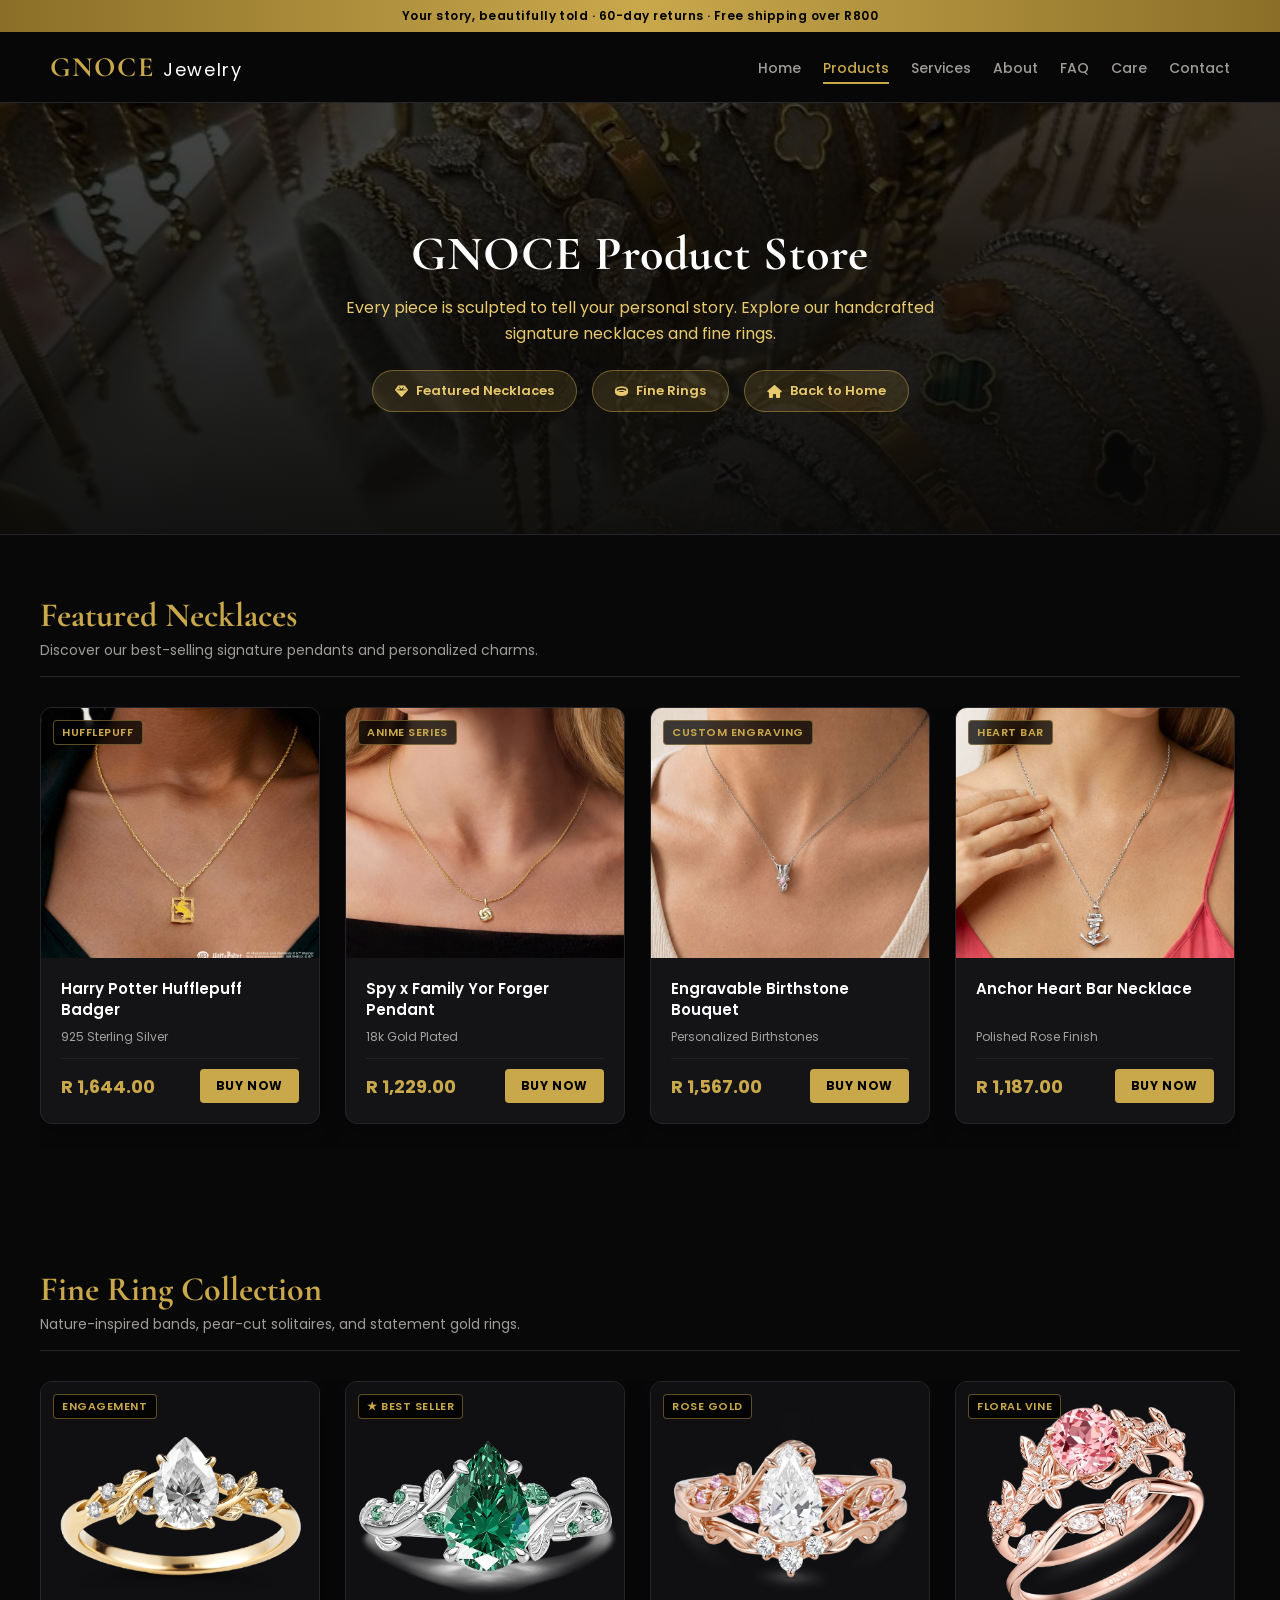
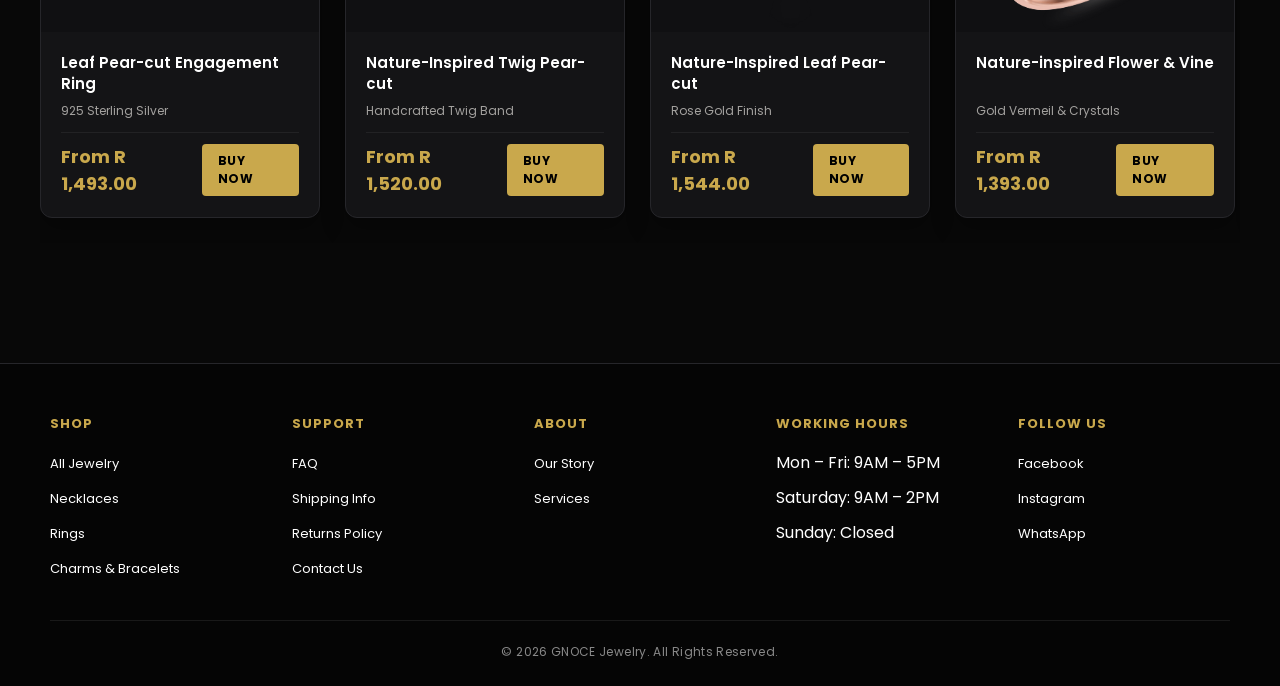
<file: product.html>
<!DOCTYPE html>
<html lang="en">
<head>
    <meta charset="UTF-8">
    <meta name="viewport" content="width=device-width, initial-scale=1.0">
    <title>Products — GNOCE Jewelry</title>
    <meta name="description" content="Browse GNOCE's complete fine jewelry collection — handcrafted necklaces, custom charms, and fine rings for every occasion.">
    
    <!-- Google Fonts -->
    <link rel="preconnect" href="https://fonts.googleapis.com">
    <link rel="preconnect" href="https://fonts.gstatic.com" crossorigin>
    <link href="https://fonts.googleapis.com/css2?family=Cormorant+Garamond:wght@500;600;700&family=Poppins:wght@300;400;500;600;700&display=swap" rel="stylesheet">
    <link rel="stylesheet" href="https://cdnjs.cloudflare.com/ajax/libs/font-awesome/6.4.0/css/all.min.css">

    <style>
        :root {
            --gold: #c9a84c;
            --gold-light: #e8c96d;
            --gold-dim: rgba(201, 168, 76, 0.22);
            --gold-border: rgba(201, 168, 76, 0.45);
            --dark: #080808;
            --dark-card: #141416;
            --line: #26262a;
            --text: #f0ede8;
            --muted: rgba(240, 237, 232, 0.65);
        }

        * {
            margin: 0;
            padding: 0;
            box-sizing: border-box;
            font-family: 'Poppins', sans-serif;
        }

        body {
            background: var(--dark);
            color: var(--text);
            overflow-x: hidden;
            min-height: 100vh;
        }

        /* Top Announcement */
        .announce {
            background: linear-gradient(90deg, #8b6f28, var(--gold), #8b6f28);
            color: #000;
            font-size: 12px;
            font-weight: 600;
            text-align: center;
            padding: 7px 12px;
            letter-spacing: 0.04em;
        }

        /* Navbar */
        nav {
            background: rgba(8, 8, 8, 0.94);
            border-bottom: 1px solid var(--line);
            display: flex;
            justify-content: space-between;
            align-items: center;
            padding: 18px 50px;
            position: sticky;
            top: 0;
            z-index: 100;
            backdrop-filter: blur(10px);
        }

        nav h1 {
            font-family: 'Cormorant Garamond', serif;
            font-size: 28px;
            color: var(--gold);
            font-weight: 700;
            letter-spacing: 0.06em;
        }

        nav h1 span {
            color: #fff;
            font-size: 18px;
            font-weight: 400;
        }

        nav ul {
            display: flex;
            list-style: none;
            gap: 22px;
            align-items: center;
        }

        nav ul li a {
            color: var(--muted);
            text-decoration: none;
            font-size: 14px;
            font-weight: 500;
            transition: color 0.25s;
            padding: 4px 0;
            border-bottom: 2px solid transparent;
        }

        nav ul li a:hover,
        nav ul li a.active {
            color: var(--gold);
            border-color: var(--gold);
        }

        /* Hero Banner */
        .hero {
            position: relative;
            height: 48vh;
            min-height: 340px;
            background: linear-gradient(rgba(0,0,0,0.72), rgba(8,8,8,0.95)), url('bgimage.jpg');
            background-size: cover;
            background-position: center;
            display: flex;
            justify-content: center;
            align-items: center;
            text-align: center;
            padding: 20px;
            border-bottom: 1px solid var(--line);
        }

        .hero-content h2 {
            font-family: 'Cormorant Garamond', serif;
            font-size: 48px;
            color: #ffffff;
            font-weight: 700;
            margin-bottom: 12px;
            letter-spacing: 0.02em;
        }

        .hero-content p {
            color: var(--gold-light);
            font-size: 16px;
            max-width: 600px;
            margin: 0 auto 24px;
            line-height: 1.6;
        }

        .hero-nav {
            display: flex;
            justify-content: center;
            gap: 15px;
            flex-wrap: wrap;
        }

        .btn-filter {
            display: inline-flex;
            align-items: center;
            gap: 8px;
            padding: 10px 22px;
            background: rgba(201, 168, 76, 0.15);
            border: 1px solid var(--gold-border);
            color: var(--gold-light);
            text-decoration: none;
            font-size: 13px;
            font-weight: 600;
            border-radius: 30px;
            transition: all 0.3s;
        }

        .btn-filter:hover {
            background: var(--gold);
            color: #000;
            transform: translateY(-2px);
        }

        /* Sections */
        .products-section {
            padding: 60px 40px;
            max-width: 1400px;
            margin: 0 auto;
        }

        .section-header {
            display: flex;
            justify-content: space-between;
            align-items: flex-end;
            margin-bottom: 30px;
            border-bottom: 1px solid var(--line);
            padding-bottom: 15px;
        }

        .section-header-text h3 {
            font-family: 'Cormorant Garamond', serif;
            font-size: 34px;
            color: var(--gold);
            font-weight: 700;
        }

        .section-header-text p {
            color: var(--muted);
            font-size: 14px;
            margin-top: 4px;
        }

        /* Product Grid (Uniform sizing for every product) */
        .product-grid {
            display: flex;
            flex-direction: row;
            flex-wrap: nowrap;
            gap: 25px;
            overflow-x: auto;
            padding-bottom: 25px;
            scroll-snap-type: x mandatory;
            scrollbar-width: thin;
            scrollbar-color: var(--gold) var(--line);
        }

        .product-grid::-webkit-scrollbar {
            height: 8px;
        }

        .product-grid::-webkit-scrollbar-track {
            background: var(--line);
            border-radius: 4px;
        }

        .product-grid::-webkit-scrollbar-thumb {
            background: var(--gold);
            border-radius: 4px;
        }

        /* Card Container - Strict Same Size */
        .product-grid .card {
            flex: 0 0 280px;
            width: 280px;
            scroll-snap-align: start;
        }

        .card {
            background: var(--dark-card);
            border: 1px solid var(--line);
            border-radius: 12px;
            overflow: hidden;
            box-shadow: 0 10px 25px rgba(0,0,0,0.3);
            transition: transform 0.35s ease, box-shadow 0.35s ease, border-color 0.35s ease;
            display: flex;
            flex-direction: column;
            position: relative;
        }

        .card:hover {
            transform: translateY(-8px);
            box-shadow: 0 18px 35px rgba(0,0,0,0.5);
            border-color: var(--gold-border);
        }

        /* Image Wrapper - Exact same picture size for every product */
        .card-img-wrap {
            width: 280px;
            height: 250px;
            overflow: hidden;
            background: #101012;
            position: relative;
        }

        .card-img-wrap img {
            width: 100%;
            height: 100%;
            object-fit: cover;
            object-position: center;
            display: block;
            transition: transform 0.5s ease;
        }

        .card:hover .card-img-wrap img {
            transform: scale(1.06);
        }

        .badge-tag {
            position: absolute;
            top: 12px;
            left: 12px;
            background: rgba(0, 0, 0, 0.75);
            border: 1px solid var(--gold-border);
            color: var(--gold);
            font-size: 11px;
            font-weight: 600;
            padding: 3px 8px;
            border-radius: 4px;
            text-transform: uppercase;
            letter-spacing: 0.05em;
            backdrop-filter: blur(4px);
        }

        /* Card Content */
        .card-content {
            padding: 20px;
            display: flex;
            flex-direction: column;
            flex-grow: 1;
        }

        .card-content h4 {
            font-size: 15px;
            font-weight: 600;
            color: #ffffff;
            margin-bottom: 8px;
            min-height: 2.8em;
            line-height: 1.4;
            display: -webkit-box;
            -webkit-line-clamp: 2;
            -webkit-box-orient: vertical;
            overflow: hidden;
        }

        .card-content .meta-info {
            font-size: 12px;
            color: var(--muted);
            margin-bottom: 12px;
        }

        .price-row {
            margin-top: auto;
            display: flex;
            justify-content: space-between;
            align-items: center;
            padding-top: 10px;
            border-top: 1px solid rgba(255, 255, 255, 0.06);
        }

        .price {
            color: var(--gold);
            font-size: 18px;
            font-weight: 700;
        }

        .btn-buy {
            display: inline-flex;
            align-items: center;
            gap: 6px;
            padding: 8px 16px;
            background: var(--gold);
            color: #000;
            font-size: 12px;
            font-weight: 700;
            letter-spacing: 0.05em;
            text-transform: uppercase;
            text-decoration: none;
            border-radius: 4px;
            transition: all 0.25s ease;
        }

        .btn-buy:hover {
            background: var(--gold-light);
            transform: scale(1.03);
        }

        /* Footer */
        footer {
            background: #050505;
            color: #ffffff;
            padding: 50px 50px 25px;
            border-top: 1px solid var(--line);
            margin-top: 60px;
        }

        .footer-grid {
            max-width: 1300px;
            margin: 0 auto;
            display: grid;
            grid-template-columns: repeat(5, 1fr);
            gap: 30px;
            padding-bottom: 30px;
            border-bottom: 1px solid rgba(255,255,255,0.08);
        }

        .footer-grid h5 {
            color: var(--gold);
            font-size: 13px;
            letter-spacing: 0.08em;
            text-transform: uppercase;
            margin-bottom: 16px;
        }

        .footer-grid ul {
            list-style: none;
        }

        .footer-grid ul li {
            margin-bottom: 10px;
        }

        .footer-grid ul li a {
            color: #ffffff;
            font-size: 13px;
            text-decoration: none;
            transition: color 0.25s;
        }

        .footer-grid ul li a:hover {
            color: var(--gold);
        }

        footer .bottom {
            text-align: center;
            font-size: 12px;
            color: #888888;
            padding-top: 22px;
            letter-spacing: 0.03em;
        }

        @media (max-width: 800px) {
            nav {
                flex-direction: column;
                gap: 16px;
                padding: 20px;
            }
            nav ul {
                flex-wrap: wrap;
                justify-content: center;
                gap: 16px;
            }
            .products-section {
                padding: 40px 20px;
            }
            .footer-grid {
                grid-template-columns: repeat(2, 1fr);
            }
        }
    </style>
</head>
<body>

    <!-- Announcement Bar -->
    <div class="announce">Your story, beautifully told &middot; 60-day returns &middot; Free shipping over R800</div>

    <!-- Navigation Bar -->
    <nav>
        <h1>GNOCE <span>Jewelry</span></h1>
        <ul>
            <li><a href="index.html">Home</a></li>
            <li><a href="products.html" class="active">Products</a></li>
            <li><a href="services.html">Services</a></li>
            <li><a href="about.html">About</a></li>
            <li><a href="frequently-asked-questions.html">FAQ</a></li>
            <li><a href="customer-care.html">Care</a></li>
            <li><a href="contacts.html">Contact</a></li>
        </ul>
    </nav>

    <!-- Hero Banner -->
    <section class="hero">
        <div class="hero-content">
            <h2>GNOCE Product Store</h2>
            <p>Every piece is sculpted to tell your personal story. Explore our handcrafted signature necklaces and fine rings.</p>
            <div class="hero-nav">
                <a href="#necklaces" class="btn-filter"><i class="fa-solid fa-gem"></i> Featured Necklaces</a>
                <a href="#rings" class="btn-filter"><i class="fa-solid fa-ring"></i> Fine Rings</a>
                <a href="index.html" class="btn-filter"><i class="fa-solid fa-house"></i> Back to Home</a>
            </div>
        </div>
    </section>

    <!-- ================= ROW 1: FEATURED NECKLACES ================= -->
    <section class="products-section" id="necklaces">
        <div class="section-header">
            <div class="section-header-text">
                <h3>Featured Necklaces</h3>
                <p>Discover our best-selling signature pendants and personalized charms.</p>
            </div>
        </div>

        <div class="product-grid">

            <!-- Necklace 1 -->
            <div class="card">
                <div class="card-img-wrap">
                    <span class="badge-tag">Hufflepuff</span>
                    <img src="Gnoce harry potter hufferpuff badger.jpg" alt="Harry Potter Hufflepuff Badger Necklace">
                </div>
                <div class="card-content">
                    <h4>Harry Potter Hufflepuff Badger</h4>
                    <span class="meta-info">925 Sterling Silver</span>
                    <div class="price-row">
                        <span class="price">R 1,644.00</span>
                        <a href="contacts.html" class="btn-buy">Buy Now</a>
                    </div>
                </div>
            </div>

            <!-- Necklace 2 -->
            <div class="card">
                <div class="card-img-wrap">
                    <span class="badge-tag">Anime Series</span>
                    <img src="spy x family yor forger pendant.jpg" alt="Spy x Family Yor Forger Pendant">
                </div>
                <div class="card-content">
                    <h4>Spy x Family Yor Forger Pendant</h4>
                    <span class="meta-info">18k Gold Plated</span>
                    <div class="price-row">
                        <span class="price">R 1,229.00</span>
                        <a href="contacts.html" class="btn-buy">Buy Now</a>
                    </div>
                </div>
            </div>

            <!-- Necklace 3 -->
            <div class="card">
                <div class="card-img-wrap">
                    <span class="badge-tag">Custom Engraving</span>
                    <img src="gnoce Engravable birthstone bouquet.jpg" alt="GNOCE Engravable Birthstone Bouquet">
                </div>
                <div class="card-content">
                    <h4>Engravable Birthstone Bouquet</h4>
                    <span class="meta-info">Personalized Birthstones</span>
                    <div class="price-row">
                        <span class="price">R 1,567.00</span>
                        <a href="contacts.html" class="btn-buy">Buy Now</a>
                    </div>
                </div>
            </div>

            <!-- Necklace 4 -->
            <div class="card">
                <div class="card-img-wrap">
                    <span class="badge-tag">Heart Bar</span>
                    <img src="GNOCE ANCHOR HEART BAR NECKLACE.jpg" alt="GNOCE Anchor Heart Bar Necklace">
                </div>
                <div class="card-content">
                    <h4>Anchor Heart Bar Necklace</h4>
                    <span class="meta-info">Polished Rose Finish</span>
                    <div class="price-row">
                        <span class="price">R 1,187.00</span>
                        <a href="contacts.html" class="btn-buy">Buy Now</a>
                    </div>
                </div>
            </div>

            <!-- Necklace 5 -->
            <div class="card">
                <div class="card-img-wrap">
                    <span class="badge-tag">Special Edition</span>
                    <img src="GNOCE Barbie pink Heart.jpg" alt="GNOCE Barbie Pink Heart Necklace">
                </div>
                <div class="card-content">
                    <h4>Barbie Pink Heart Necklace</h4>
                    <span class="meta-info">Vibrant Pink Enamel</span>
                    <div class="price-row">
                        <span class="price">R 1,450.00</span>
                        <a href="contacts.html" class="btn-buy">Buy Now</a>
                    </div>
                </div>
            </div>

            <!-- Necklace 6 -->
            <div class="card">
                <div class="card-img-wrap">
                    <span class="badge-tag">Together Forever</span>
                    <img src="gnoce with you together.jpg" alt="Gnoce With You Together Necklace">
                </div>
                <div class="card-content">
                    <h4>Gnoce With You Together</h4>
                    <span class="meta-info">Interlocked Circles</span>
                    <div class="price-row">
                        <span class="price">R 1,644.00</span>
                        <a href="contacts.html" class="btn-buy">Buy Now</a>
                    </div>
                </div>
            </div>

            <!-- Necklace 7 -->
            <div class="card">
                <div class="card-img-wrap">
                    <span class="badge-tag">Layered Bar</span>
                    <img src="four-leaf clove birthone.jpg" alt="Silver Bar &amp; Ball Layered Necklace">
                </div>
                <div class="card-content">
                    <h4>Silver Bar &amp; Ball Layered Necklace</h4>
                    <span class="meta-info">Multi-layer Silver Blend</span>
                    <div class="price-row">
                        <span class="price">R 1,160.00</span>
                        <a href="contacts.html" class="btn-buy">Buy Now</a>
                    </div>
                </div>
            </div>

            <!-- Necklace 8 -->
            <div class="card">
                <div class="card-img-wrap">
                    <span class="badge-tag">Diamante</span>
                    <img src="heart bead stainless steel.png" alt="Silver Diamante Heart Link Necklace">
                </div>
                <div class="card-content">
                    <h4>Silver Diamante Heart Link</h4>
                    <span class="meta-info">Heart Link &amp; Crystals</span>
                    <div class="price-row">
                        <span class="price">R 4,499.00</span>
                        <a href="contacts.html" class="btn-buy">Buy Now</a>
                    </div>
                </div>
            </div>

            <!-- Necklace 9 -->
            <div class="card">
                <div class="card-img-wrap">
                    <span class="badge-tag">Sparkling Star</span>
                    <img src="Gnoce sparkling star charm.png" alt="Gold Layered Star Necklace">
                </div>
                <div class="card-content">
                    <h4>Gold Layered Star Necklace</h4>
                    <span class="meta-info">18k Gold Plated Steel</span>
                    <div class="price-row">
                        <span class="price">R 1,320.00</span>
                        <a href="contacts.html" class="btn-buy">Buy Now</a>
                    </div>
                </div>
            </div>

        </div>
    </section>

    <!-- ================= ROW 2: FINE RINGS ================= -->
    <section class="products-section" id="rings">
        <div class="section-header">
            <div class="section-header-text">
                <h3>Fine Ring Collection</h3>
                <p>Nature-inspired bands, pear-cut solitaires, and statement gold rings.</p>
            </div>
        </div>

        <div class="product-grid">

            <!-- Ring 1 -->
            <div class="card">
                <div class="card-img-wrap">
                    <span class="badge-tag">Engagement</span>
                    <img src="Gnoce Leaf Pear-cut Engagement ring.png" alt="Gnoce Leaf Pear-cut Engagement Ring">
                </div>
                <div class="card-content">
                    <h4>Leaf Pear-cut Engagement Ring</h4>
                    <span class="meta-info">925 Sterling Silver</span>
                    <div class="price-row">
                        <span class="price">From R 1,493.00</span>
                        <a href="contacts.html" class="btn-buy">Buy Now</a>
                    </div>
                </div>
            </div>

            <!-- Ring 2 -->
            <div class="card">
                <div class="card-img-wrap">
                    <span class="badge-tag">&#9733; Best Seller</span>
                    <img src="Gnoce Nature-Inspired twig Pear-cut.png" alt="Gnoce Nature-Inspired Twig Pear-cut Ring">
                </div>
                <div class="card-content">
                    <h4>Nature-Inspired Twig Pear-cut</h4>
                    <span class="meta-info">Handcrafted Twig Band</span>
                    <div class="price-row">
                        <span class="price">From R 1,520.00</span>
                        <a href="contacts.html" class="btn-buy">Buy Now</a>
                    </div>
                </div>
            </div>

            <!-- Ring 3 -->
            <div class="card">
                <div class="card-img-wrap">
                    <span class="badge-tag">Rose Gold</span>
                    <img src="Nature-inspired leaf pear-cut.png" alt="Nature-Inspired Leaf Pear-cut Ring">
                </div>
                <div class="card-content">
                    <h4>Nature-Inspired Leaf Pear-cut</h4>
                    <span class="meta-info">Rose Gold Finish</span>
                    <div class="price-row">
                        <span class="price">From R 1,544.00</span>
                        <a href="contacts.html" class="btn-buy">Buy Now</a>
                    </div>
                </div>
            </div>

            <!-- Ring 4 -->
            <div class="card">
                <div class="card-img-wrap">
                    <span class="badge-tag">Floral Vine</span>
                    <img src="Gnoce Nature-inspired flower&Vine.png" alt="Gnoce Nature-inspired Flower &amp; Vine Ring">
                </div>
                <div class="card-content">
                    <h4>Nature-inspired Flower &amp; Vine</h4>
                    <span class="meta-info">Gold Vermeil &amp; Crystals</span>
                    <div class="price-row">
                        <span class="price">From R 1,393.00</span>
                        <a href="contacts.html" class="btn-buy">Buy Now</a>
                    </div>
                </div>
            </div>

            <!-- Ring 5 -->
            <div class="card">
                <div class="card-img-wrap">
                    <span class="badge-tag">&#9733; Premium</span>
                    <img src="Gnoce Nature-inspired Leaf&Floral Marquise.png" alt="Leaf &amp; Floral Marquise Ring">
                </div>
                <div class="card-content">
                    <h4>Leaf &amp; Floral Marquise Ring</h4>
                    <span class="meta-info">Marquise Cut Gemstones</span>
                    <div class="price-row">
                        <span class="price">From R 4,994.00</span>
                        <a href="contacts.html" class="btn-buy">Buy Now</a>
                    </div>
                </div>
            </div>

            <!-- Ring 6 -->
            <div class="card">
                <div class="card-img-wrap">
                    <span class="badge-tag">Blue Gem</span>
                    <img src="leaf&Vine round-cut blue.png" alt="Leaf &amp; Vine Round-cut Blue Ring">
                </div>
                <div class="card-content">
                    <h4>Leaf &amp; Vine Round-cut Blue</h4>
                    <span class="meta-info">Platinum &amp; Blue Sapphire Gem</span>
                    <div class="price-row">
                        <span class="price">From R 1,850.00</span>
                        <a href="contacts.html" class="btn-buy">Buy Now</a>
                    </div>
                </div>
            </div>

            <!-- Ring 7 -->
            <div class="card">
                <div class="card-img-wrap">
                    <span class="badge-tag">Classic Band</span>
                    <img src="ring1.jpg" alt="Classic Sterling Silver Band Ring">
                </div>
                <div class="card-content">
                    <h4>Classic Sterling Silver Band</h4>
                    <span class="meta-info">Comfort Fit Sterling Silver</span>
                    <div class="price-row">
                        <span class="price">From R 1,493.00</span>
                        <a href="contacts.html" class="btn-buy">Buy Now</a>
                    </div>
                </div>
            </div>

            <!-- Ring 8 -->
            <div class="card">
                <div class="card-img-wrap">
                    <span class="badge-tag">Statement</span>
                    <img src="ring3.webp" alt="Gold Statement Ring">
                </div>
                <div class="card-content">
                    <h4>Gold Statement Ring</h4>
                    <span class="meta-info">Polished 18k Yellow Gold</span>
                    <div class="price-row">
                        <span class="price">From R 1,520.00</span>
                        <a href="contacts.html" class="btn-buy">Buy Now</a>
                    </div>
                </div>
            </div>

            <!-- Ring 9 -->
            <div class="card">
                <div class="card-img-wrap">
                    <span class="badge-tag">Twisted Band</span>
                    <img src="ring2.jpg" alt="Rose Gold Twisted Band Ring">
                </div>
                <div class="card-content">
                    <h4>Twisted Band Ring</h4>
                    <span class="meta-info">Rose Gold Twisted Band</span>
                    <div class="price-row">
                        <span class="price">From R 1,544.00</span>
                        <a href="contacts.html" class="btn-buy">Buy Now</a>
                    </div>
                </div>
            </div>

        </div>
    </section>

    <!-- Footer -->
    <footer>
        <div class="footer-grid">
            <div>
                <h5>Shop</h5>
                <ul>
                    <li><a href="products.html">All Jewelry</a></li>
                    <li><a href="#necklaces">Necklaces</a></li>
                    <li><a href="#rings">Rings</a></li>
                    <li><a href="products.html">Charms &amp; Bracelets</a></li>
                </ul>
            </div>
            <div>
                <h5>Support</h5>
                <ul>
                    <li><a href="frequently-asked-questions.html">FAQ</a></li>
                    <li><a href="customer-care.html">Shipping Info</a></li>
                    <li><a href="customer-care.html">Returns Policy</a></li>
                    <li><a href="contacts.html">Contact Us</a></li>
                </ul>
            </div>
            <div>
                <h5>About</h5>
                <ul>
                    <li><a href="about.html">Our Story</a></li>
                    <li><a href="services.html">Services</a></li>
                </ul>
            </div>
            <div>
                <h5>Working Hours</h5>
                <ul>
                    <li style="color:#ffffff;">Mon &ndash; Fri: 9AM &ndash; 5PM</li>
                    <li style="color:#ffffff;">Saturday: 9AM &ndash; 2PM</li>
                    <li style="color:#ffffff;">Sunday: Closed</li>
                </ul>
            </div>
            <div>
                <h5>Follow Us</h5>
                <ul>
                    <li><a href="https://facebook.com">Facebook</a></li>
                    <li><a href="https://instagram.com">Instagram</a></li>
                    <li><a href="https://whatsapp.com">WhatsApp</a></li>
                </ul>
            </div>
        </div>
        <div class="bottom">
            <p>&copy; 2026 GNOCE Jewelry. All Rights Reserved.</p>
        </div>
    </footer>

</body>
</html>
</file>
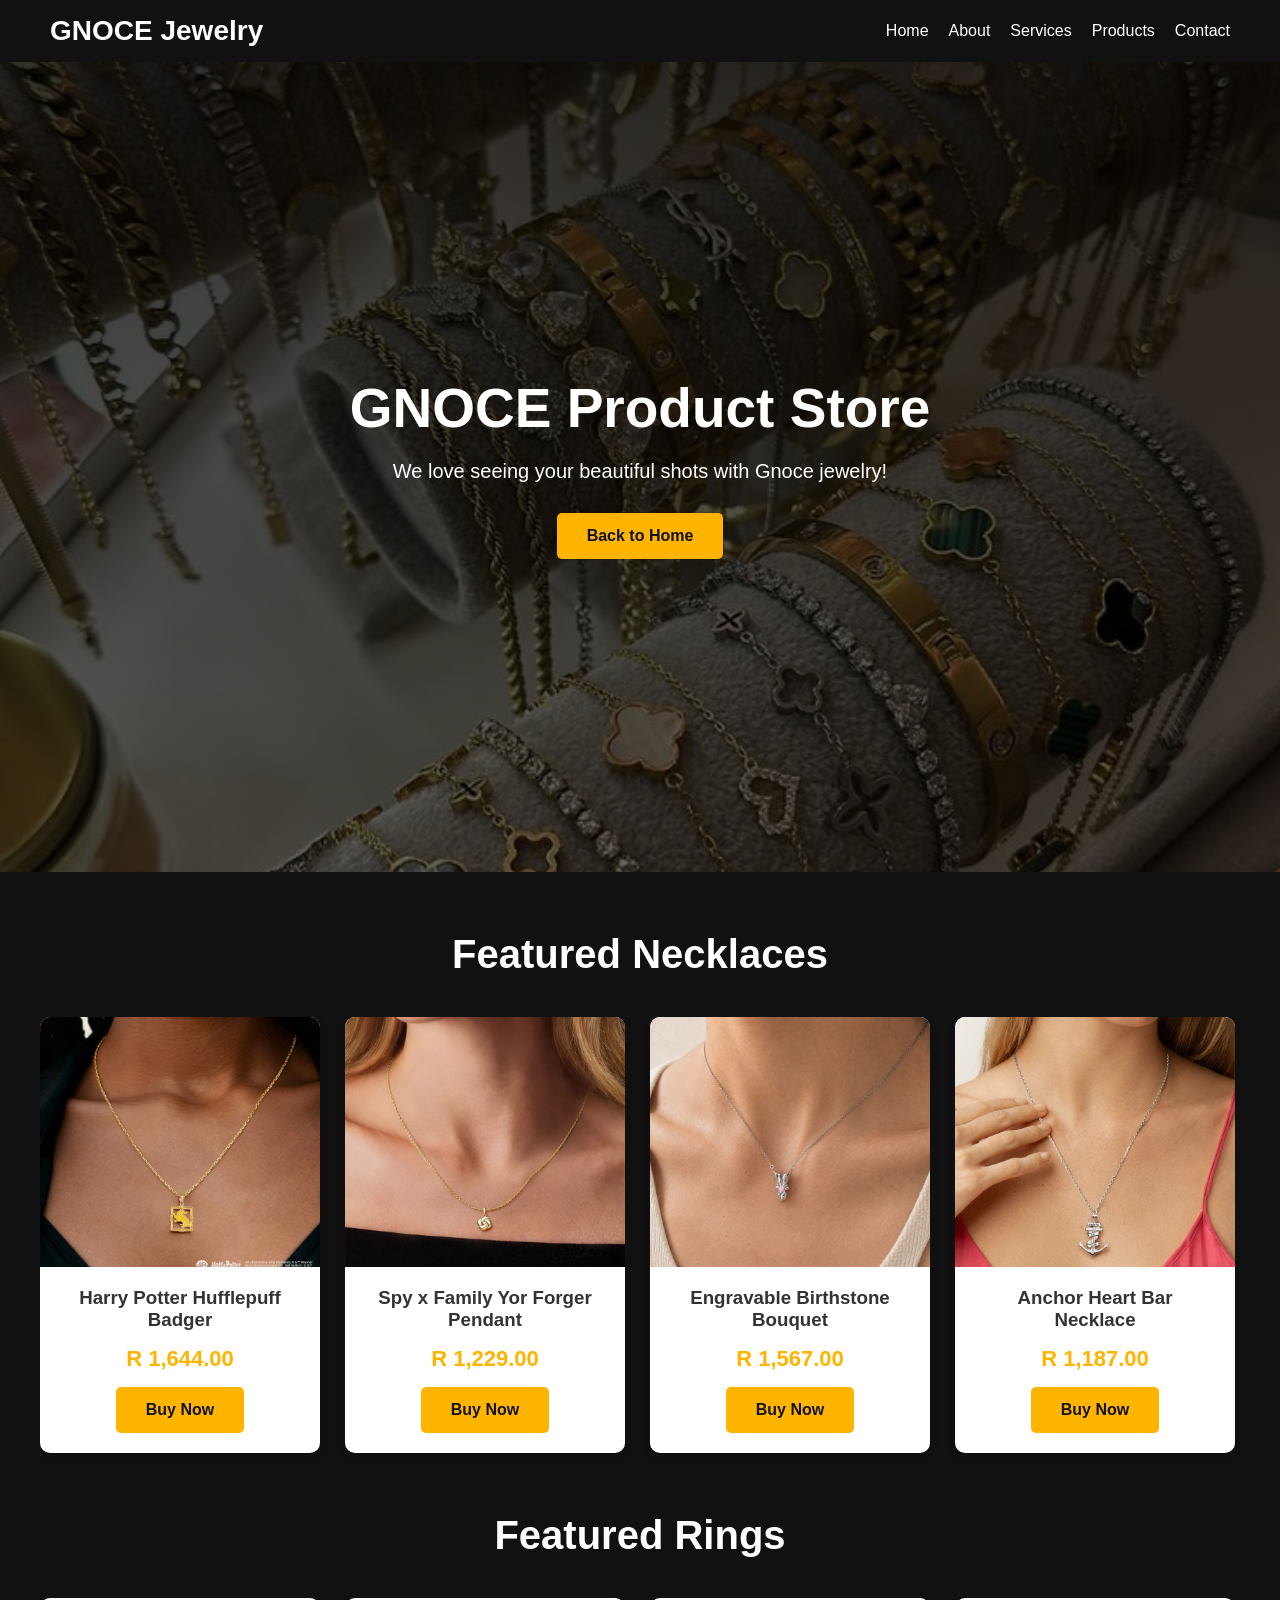
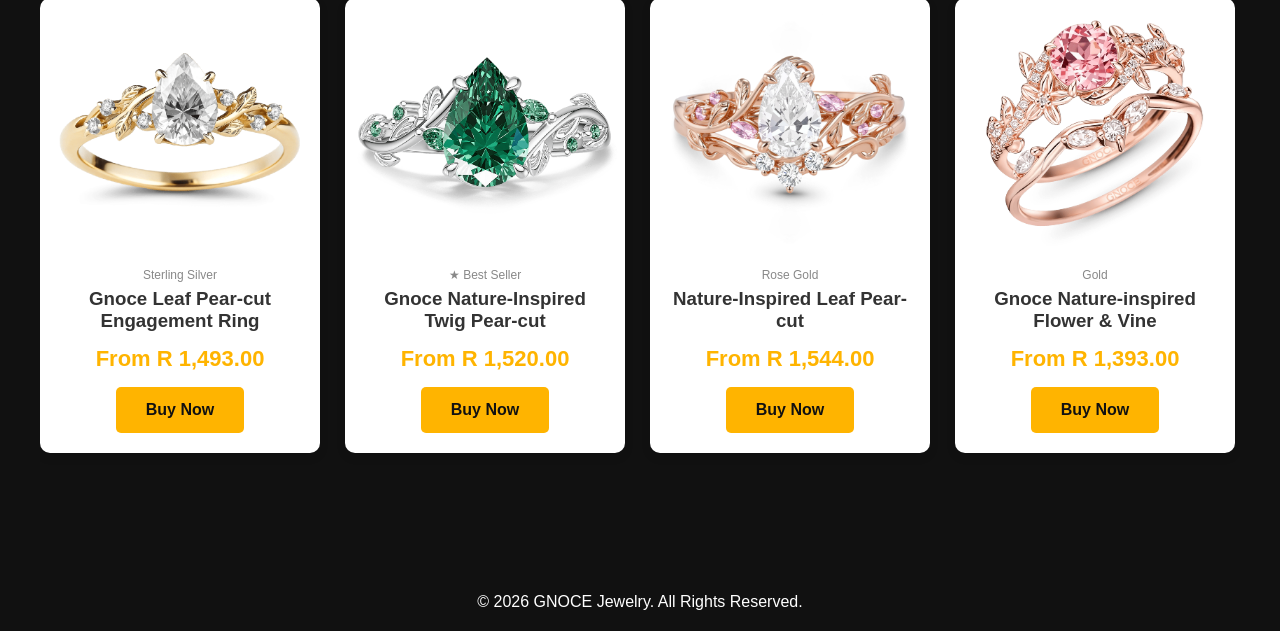
<file: products (3).html>
<!DOCTYPE html>
<html lang="en">
<head>
    <meta charset="UTF-8">
    <meta name="viewport" content="width=device-width, initial-scale=1.0">
    <title>Products GNOCE JEWELRY</title>
    <meta name="description" content="Browse GNOCE's featured collection — necklaces and rings for every occasion.">

    <style>
        * {
            margin: 0;
            padding: 0;
            box-sizing: border-box;
            font-family: Arial, sans-serif;
        }

        body {
            background: #111;
            color: #333;
        }

        /* Navbar */
        nav {
            background: #111;
            display: flex;
            justify-content: space-between;
            align-items: center;
            padding: 15px 50px;
        }

        nav h1 {
            font-size: 28px;
            color: white;
        }

        nav ul {
            display: flex;
            list-style: none;
            gap: 20px;
        }

        nav ul li a {
            color: white;
            text-decoration: none;
            transition: 0.3s;
        }

        nav ul li a:hover {
            color: #ffb400;
        }

        /* Hero Section */
        .hero {
            height: 90vh;
            background: linear-gradient(rgba(0,0,0,0.8), rgba(0,0,0,0.6)),
                        url('bgimage.jpg');
            background-size: cover;
            background-position: center;
            display: flex;
            justify-content: center;
            align-items: center;
            text-align: center;
            color: white;
            padding: 20px;
        }

        .hero-content h2 {
            font-size: 55px;
            margin-bottom: 20px;
        }

        .hero-content p {
            font-size: 20px;
            margin-bottom: 30px;
        }

        .btn {
            display: inline-block;
            padding: 14px 30px;
            background: #ffb400;
            color: #111;
            text-decoration: none;
            border-radius: 5px;
            font-weight: 600;
            transition: 0.3s;
        }

        .btn:hover {
            background: #e6a000;
        }

        /* Products */
        .products {
            padding: 60px 40px 20px;
            text-align: center;
        }

        .products + .products {
            padding-top: 20px;
            padding-bottom: 60px;
        }

        .products h2 {
            margin-bottom: 40px;
            font-size: 40px;
            color: white;
        }

        /* One row per category (scrolls sideways if the screen is narrow) */
        .product-grid {
            display: flex;
            flex-direction: row;
            flex-wrap: nowrap;
            gap: 25px;
            overflow-x: auto;
            padding-bottom: 20px;
            scroll-snap-type: x proximity;
        }

        /* Same card size for EVERY product (necklaces and rings) */
        .product-grid .card {
            flex: 0 0 280px;
            width: 280px;
            scroll-snap-align: start;
        }

        .card {
            background: white;
            border-radius: 10px;
            overflow: hidden;
            box-shadow: 0 4px 10px rgba(0,0,0,0.1);
            transition: 0.3s;
            display: flex;
            flex-direction: column;
        }

        .card:hover {
            transform: translateY(-10px);
        }

        /* Same picture size for EVERY product */
        .card img {
            width: 280px;
            max-width: 100%;
            height: 250px;
            object-fit: cover;
            object-position: center;
            display: block;
        }

        .card-content {
            padding: 20px;
            display: flex;
            flex-direction: column;
            flex-grow: 1;
            align-items: center;
        }

        .card-content h3 {
            margin-bottom: 10px;
            min-height: 2.6em; /* keeps prices/buttons aligned across cards */
        }

        .tag {
            font-size: 12px;
            color: #888;
            margin-bottom: 6px;
        }

        .price {
            color: #ffb400;
            font-size: 22px;
            font-weight: 700;
            margin: 15px 0;
            margin-top: auto;
        }

        /* Footer */
        footer {
            background: #111;
            color: white;
            text-align: center;
            padding: 20px;
            margin-top: 40px;
        }
    </style>
</head>
<body>

    <!-- Navbar -->
    <nav>
        <h1>GNOCE Jewelry</h1>
        <ul>
            <li><a href="index.html">Home</a></li>
            <li><a href="about.html">About</a></li>
            <li><a href="services.html">Services</a></li>
            <li><a href="products.html">Products</a></li>
            <li><a href="contacts.html">Contact</a></li>
        </ul>
    </nav>

    <!-- Hero Section -->
    <section class="hero">
        <div class="hero-content">
            <h2>GNOCE Product Store</h2>
            <p>We love seeing your beautiful shots with Gnoce jewelry!</p>
            <a href="index.html" class="btn">Back to Home</a>
        </div>
    </section>

    <!-- ROW 1: Necklaces -->
    <section class="products">
        <h2>Featured Necklaces</h2>

        <div class="product-grid">

            <!-- Necklace 1 -->
            <div class="card">
                <img src="Gnoce harry potter hufferpuff badger.jpg" alt="Gnoce Harry Potter Hufflepuff Badger">
                <div class="card-content">
                    <h3>Harry Potter Hufflepuff Badger</h3>
                    <div class="price">R 1,644.00</div>
                    <a href="https://www.google.com/aclk?sa=L&ai=DChsSEwj0qfCv_bOXAxW1noMHHcW8K_UYACICCAEQDRoCZWY&co=1&ase=2&gclid=CjwKCAjwirLWBhBBEiwAlItbErmMU7D0g1t7e_AC98AAcG0cFo4w41KEtgZU2g_cbzu7C48W0yZJHRoCDcQQAvD_BwE&cid=[base64]&cce=2&category=acrcp_v1_32&sig=AOD64_3K8oOr26JYqjKgWv36Kz8HlbjfKA&ctype=5&q=&nis=4&ved=2ahUKEwjCgumv_bOXAxWs87sIHZuALZIQ5bgDKAB6BAgJEAs&adurl=" class="btn">Buy Now</a>
                </div>
            </div>

            <!-- Necklace 2 -->
            <div class="card">
                <img src="spy x family yor forger pendant.jpg" alt="Spy x Family Yor Forger Pendant">
                <div class="card-content">
                    <h3>Spy x Family Yor Forger Pendant</h3>
                    <div class="price">R 1,229.00</div>
                    <a href="https://www.google.com/aclk?sa=L&ai=DChsSEwiAwvLc_LOXAxWwOwYAHXrbPD0YACICCAEQFhoCd3M&co=1&ase=2&gclid=CjwKCAjwirLWBhBBEiwAlItbEiKlgPo6u4R27mXd5JYg_tAhmTk6t_AoSUTms5l3mWEDMfCVV8Ue3xoCaGMQAvD_BwE&cid=[base64]&cce=2&category=acrcp_v1_32&sig=AOD64_1dmrVLjgP_cc82AunfL5sjXA_01Q&ctype=5&q=&nis=4&ved=2ahUKEwiQ7Ovc_LOXAxVy_7sIHa2xBXoQ5bgDKAB6BAgKEAs&adurl=" class="btn">Buy Now</a>
                </div>
            </div>

            <!-- Necklace 3 -->
            <div class="card">
                <img src="gnoce Engravable birthstone bouquet.jpg" alt="GNOCE Engravable Birthstone Bouquet">
                <div class="card-content">
                    <h3>Engravable Birthstone Bouquet</h3>
                    <div class="price">R 1,567.00</div>
                    <a href="https://www.google.com/aclk?sa=L&ai=DChsSEwjop8iG_bOXAxXwmYMHHXKuGewYACICCAEQDRoCZWY&co=1&ase=2&gclid=CjwKCAjwirLWBhBBEiwAlItbEka1W__-veuWPpMW6mxOPyMb9l43lyF8wAO6xkgpbnQBZg_5wwRdbRoCbGkQAvD_BwE&cid=[base64]&cce=2&category=acrcp_v1_32&sig=AOD64_0BSkqBIwSa2etC7U7c_hv67wo4fQ&ctype=5&q=&nis=4&ved=2ahUKEwjJzsGG_bOXAxUVgf0HHZsQExMQ5bgDKAB6BAgMEAs&adurl=" class="btn">Buy Now</a>
                </div>
            </div>

            <!-- Necklace 4 -->
            <div class="card">
                <img src="GNOCE ANCHOR HEART BAR NECKLACE.jpg" alt="GNOCE Anchor Heart Bar Necklace">
                <div class="card-content">
                    <h3>Anchor Heart Bar Necklace</h3>
                    <div class="price">R 1,187.00</div>
                    <a href="https://www.google.com/aclk?sa=L&ai=DChsSEwijq6_G_bOXAxXFkoMHHeEEJlUYACICCAEQCBoCZWY&co=1&ase=2&gclid=CjwKCAjwirLWBhBBEiwAlItbEjIAJ_1xoQtRqU--J6hnt8KYHqN-u4r5_hDq0DL8XYEQxOrPDU1edhoCRVoQAvD_BwE&cid=[base64]&cce=2&category=acrcp_v1_32&sig=AOD64_2ece8P6vn1-w7GsUNJYB2gNF0ZXw&ctype=5&q=&nis=4&ved=2ahUKEwjp3KjG_bOXAxWfhP0HHciRJDwQ5bgDKAB6BAgMEAs&adurl=" class="btn">Buy Now</a>
                </div>
            </div>

            <!-- Necklace 5 -->
            <div class="card">
                <img src="GNOCE Barbie pink Heart.jpg" alt="GNOCE Barbie Pink Heart Necklace">
                <div class="card-content">
                    <h3>Barbie Pink Heart Necklace</h3>
                    <div class="price">R 1,450.00</div>
                    <a href="https://www.google.com/aclk?sa=L&ai=DChsSEwjMl4j__bOXAxXXnYMHHdYFDlUYACICCAEQBRoCZWY&co=1&ase=2&gclid=CjwKCAjwirLWBhBBEiwAlItbEv2BllfryZZmnbRrxBu_usQyCXFl-vKGDNGoteM7Y5mJchhRCsrNJhoCdpMQAvD_BwE&cid=[base64]&cce=2&category=acrcp_v1_32&sig=AOD64_2wS6DFI-1r65hQq5oUsPQog2vRhA&ctype=5&q=&nis=4&ved=2ahUKEwjchIH__bOXAxXOgv0HHc-8IIoQ5bgDKAB6BAgMEAs&adurl=" class="btn">Buy Now</a>
                </div>
            </div>

            <!-- Necklace 6 -->
            <div class="card">
                <img src="gnoce with you together.jpg" alt="Gnoce With You Together Necklace">
                <div class="card-content">
                    <h3>Gnoce With You Together</h3>
                    <div class="price">R 1,644.00</div>
                    <a href="https://www.google.com/aclk?sa=L&ai=DChsSEwjh2dao_rOXAxXuGQYAHSMSFtoYACICCAEQCBoCd3M&co=1&ase=2&gclid=CjwKCAjwirLWBhBBEiwAlItbEqHNXWbPf5joSGGQ8y-cbXK0NEv7e8dLUJG2StCiya4nug826UJVBxoCw28QAvD_BwE&cid=[base64]&cce=2&category=acrcp_v1_32&sig=AOD64_1ONlv3GzrlpmPa0aVzd64zy8aAxg&ctype=5&q=&nis=4&ved=2ahUKEwiewdCo_rOXAxXO_7sIHXNFARgQ5bgDKAB6BAgMEAs&adurl=" class="btn">Buy Now</a>
                </div>
            </div>

        </div>
    </section>

    <!-- ROW 2: Rings-->
    <section class="products">
        <h2>Featured Rings</h2>

        <div class="product-grid">

            <!-- Ring 1 -->
            <div class="card">
                <img src="Gnoce Leaf Pear-cut Engagement ring.png" alt="Gnoce Leaf Pear-cut Engagement Ring">
                <div class="card-content">
                    <span class="tag">Sterling Silver</span>
                    <h3>Gnoce Leaf Pear-cut Engagement Ring</h3>
                    <div class="price">From R 1,493.00</div>
                    <a href="https://www.google.com/aclk?sa=L&ai=DChsSEwjO7eOjgbSXAxWJgIMHHVufAPwYACICCAEQDBoCZWY&co=1&ase=2&gclid=CjwKCAjwirLWBhBBEiwAlItbEqXXPoeMwobOGaNTGR-O0nih3ywgLm97NW5mNcuNpflI8Xvg2KB1shoC4zoQAvD_BwE&cid=[base64]&cce=2&category=acrcp_v1_32&sig=AOD64_2neFP6Bb2SqG3SmKkCo00U8wH1Sw&ctype=5&q=&nis=4&ved=2ahUKEwifqN2jgbSXAxWe_rsIHUnlIIQQ5bgDKAB6BAgNEAs&adurl=" class="btn">Buy Now</a>
                </div>
            </div>

            <!-- Ring 2 (Best Seller) -->
            <div class="card">
                <img src="Gnoce Nature-Inspired twig Pear-cut.png" alt="Gnoce Nature-Inspired Twig Pear-cut Ring">
                <div class="card-content">
                    <span class="tag">&#9733; Best Seller</span>
                    <h3>Gnoce Nature-Inspired Twig Pear-cut</h3>
                    <div class="price">From R 1,520.00</div>
                    <a href="https://www.google.com/aclk?sa=L&ai=DChsSEwjO7eOjgbSXAxWJgIMHHVufAPwYACICCAEQChoCZWY&co=1&ase=2&gclid=CjwKCAjwirLWBhBBEiwAlItbEoKZIIglJBMwLohg4sx7EOLuH5phOqRhQ3GEVCfSgXQAhhZug3iWvBoCMG0QAvD_BwE&cid=[base64]&cce=2&category=acrcp_v1_32&sig=AOD64_14hg3TrIJ7hcbvlwL6Q10p4Tx97Q&ctype=5&q=&nis=4&ved=2ahUKEwifqN2jgbSXAxWe_rsIHUnlIIQQ5bgDKAB6BAgNEBI&adurl=" class="btn">Buy Now</a>
                </div>
            </div>

            <!-- Ring 3 -->
            <div class="card">
                <img src="Nature-inspired leaf pear-cut.png" alt="Nature-Inspired Leaf Pear-cut Ring">
                <div class="card-content">
                    <span class="tag">Rose Gold</span>
                    <h3>Nature-Inspired Leaf Pear-cut</h3>
                    <div class="price">From R 1,544.00</div>
                    <a href="https://www.google.com/aclk?sa=L&ai=DChsSEwi7m4H9i7SXAxU_ooMHHX7qOlgYACICCAEQChoCZWY&co=1&ase=2&gclid=CjwKCAjwirLWBhBBEiwAlItbEi87_m7PMv2_lnAk1dM2AdafVBx--WQ3hEhL4It-dVZ3JjXRrQqtfxoCbRcQAvD_BwE&cid=[base64]&cce=2&category=acrcp_v1_32&sig=AOD64_3HQvR_mu_RkcDoLpJ05dDO0z_8EA&ctype=5&q=&nis=4&ved=2ahUKEwjEoPr8i7SXAxW4gf0HHSGPKScQ5bgDKAB6BAgJEAs&adurl=" class="btn">Buy Now</a>
                </div>
            </div>

            <!-- Ring 4 -->
            <div class="card">
                <img src="Gnoce Nature-inspired flower&Vine.png" alt="Gnoce Nature-inspired Flower and Vine Ring">
                <div class="card-content">
                    <span class="tag">Gold</span>
                    <h3>Gnoce Nature-inspired Flower &amp; Vine</h3>
                    <div class="price">From R 1,393.00</div>
                    <a href="https://www.google.com/aclk?sa=L&ai=DChsSEwi7m4H9i7SXAxU_ooMHHX7qOlgYACICCAEQCRoCZWY&co=1&ase=2&gclid=CjwKCAjwirLWBhBBEiwAlItbEgfTwMSDAg7wvb7-RyNlqKiDMTYOTH9xy7RmhDm9SGivObt-mKd2FxoCZFEQAvD_BwE&cid=[base64]&cce=2&category=acrcp_v1_32&sig=AOD64_0qvzzTD3dDHJdr5bSQSRMeBJEpkg&ctype=5&q=&nis=4&ved=2ahUKEwjEoPr8i7SXAxW4gf0HHSGPKScQ5bgDKAB6BAgJECc&adurl=" class="btn">Buy Now</a>
                </div>
            </div>

            <!-- Ring 5 (Best Seller) -->
            <div class="card">
                <img src="Gnoce Nature-inspired Leaf&Floral Marquise.png" alt="Gnoce Nature-inspired Leaf and Floral Marquise Ring">
                <div class="card-content">
                    <span class="tag">&#9733; Best Seller</span>
                    <h3>Gnoce Nature-inspired Leaf &amp; Floral Marquise</h3>
                    <div class="price">From R 4,994.00</div>
                    <a href="https://www.google.com/aclk?sa=L&ai=DChsSEwiI8LjZjrSXAxUbmGgJHcwrKCIYACICCAEQDBoCd2Y&co=1&ase=2&gclid=CjwKCAjwirLWBhBBEiwAlItbEg5EI8Iv9hRVfyPFa5TJ3xm54Xwh3CLdWzENykpsXzUw6feHki8ojxoC5bMQAvD_BwE&cid=[base64]&cce=2&category=acrcp_v1_32&sig=AOD64_2UwhvRLbgeZMFHI4falJrdll6AAQ&ctype=5&q=&nis=4&ved=2ahUKEwiJn7HZjrSXAxVA_7sIHezEMOQQ5bgDKAB6BAgNEAs&adurl=" class="btn">Buy Now</a>
                </div>
            </div>

            <!-- Ring 6 -->
            <div class="card">
                <img src="leaf&Vine round-cut blue.png" alt="Leaf and Vine Round-cut Blue Ring">
                <div class="card-content">
                    <span class="tag">Platinum &amp; Gem</span>
                    <h3>Leaf &amp; Vine Round-cut Blue</h3>
                    <div class="price">From R 1,850.00</div>
                    <a href="https://www.google.com/aclk?sa=L&ai=DChsSEwiQovqjkLSXAxUcmmgJHS_uJKUYACICCAEQBxoCd2Y&co=1&ase=2&gclid=CjwKCAjwirLWBhBBEiwAlItbEiXJ1JnLauLc1OapJK50kWCg0BXsOx0JsFBSMR0Ykhg8PXu6rtK3kRoCmP8QAvD_BwE&cid=[base64]&cce=2&category=acrcp_v1_32&sig=AOD64_22uw00zPDmKjxFSUy8rKocQWJ8Ig&ctype=5&q=&nis=4&ved=2ahUKEwjymfCjkLSXAxWphv0HHRAEPXsQ5bgDKAB6BAgREAs&adurl=" class="btn">Buy Now</a>
                </div>
            </div>

        </div>
    </section>

    <!-- Footer -->
    <footer>
        <p>© 2026 GNOCE Jewelry. All Rights Reserved.</p>
    </footer>

</body>
</html>
</file>
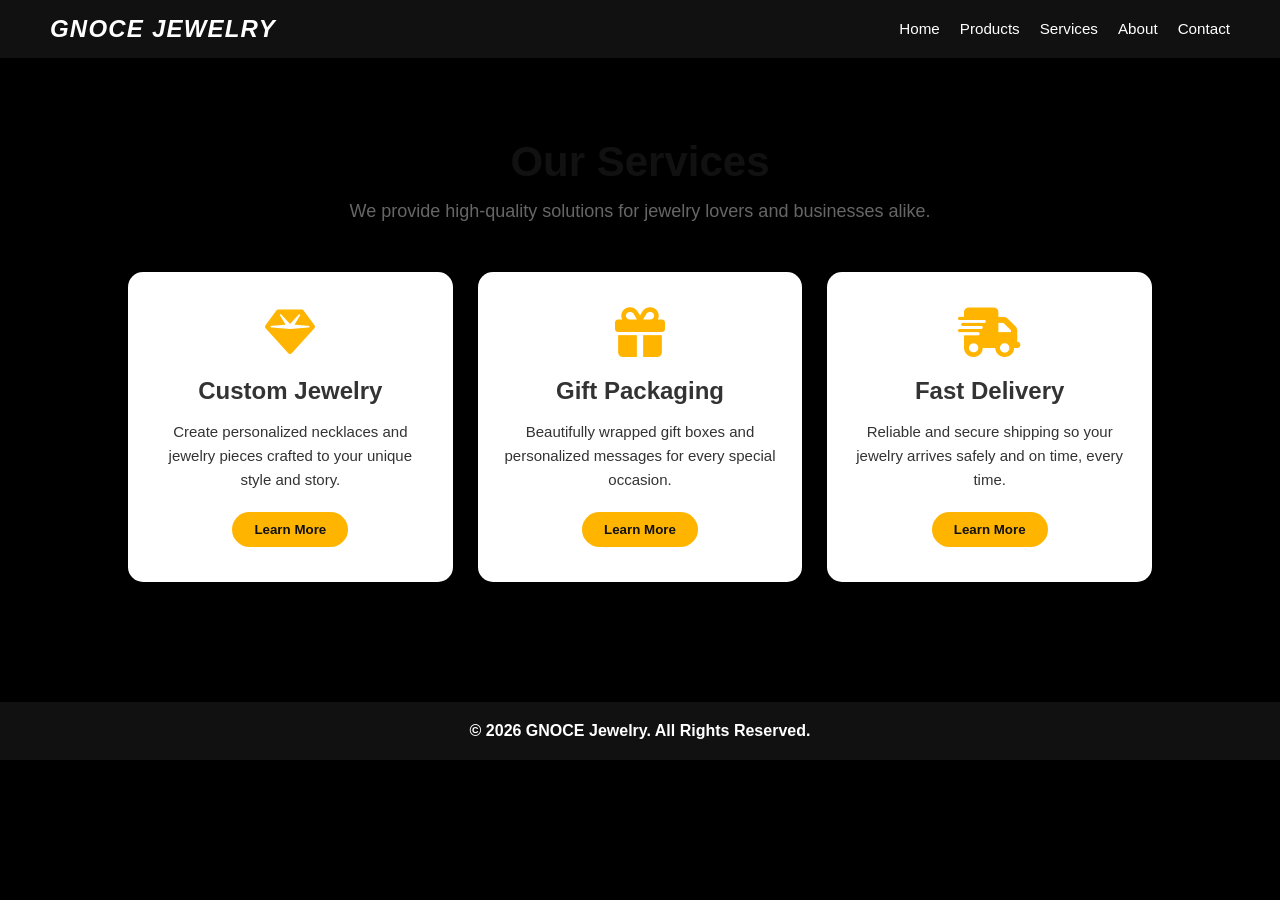
<file: services.html>
<!DOCTYPE html>
<html lang="en">
<head>
    <meta charset="UTF-8">
    <meta name="viewport" content="width=device-width, initial-scale=1.0">
    <title>Services – GNOCE Jewelry</title>
    <meta name="description" content="Explore the services offered by GNOCE Jewelry including web development, graphic design, and marketing solutions.">

    <!-- Font Awesome Icons -->
    <link rel="stylesheet" href="https://cdnjs.cloudflare.com/ajax/libs/font-awesome/6.4.0/css/all.min.css">

    <style>
        * {
            margin: 0;
            padding: 0;
            box-sizing: border-box;
            font-family: Arial, sans-serif;
        }

        body {
            background: black;
            color: #333;
        }

        /* Navbar */
        nav {
            background: #111;
            color: white;
            display: flex;
            justify-content: space-between;
            align-items: center;
            padding: 15px 50px;
        }

        nav h1 {
            font-size: 24px;
            font-weight: 700;
            letter-spacing: 0.05em;
        }

        nav ul {
            display: flex;
            list-style: none;
            gap: 20px;
        }

        nav ul li a {
            color: white;
            text-decoration: none;
            font-size: 0.95rem;
            transition: color 0.3s;
        }

        nav ul li a:hover {
            color: #ffb400;
        }

        /* Services Section */
        .services {
            padding: 80px 10%;
            text-align: center;
        }

        .services h1 {
            font-size: 42px;
            margin-bottom: 15px;
            color: #111;
        }

        .services > p {
            color: #666;
            margin-bottom: 50px;
            font-size: 18px;
        }

        .service-container {
            display: grid;
            grid-template-columns: repeat(auto-fit, minmax(250px, 1fr));
            gap: 25px;
        }

        .service-box {
            background: #fff;
            padding: 35px 25px;
            border-radius: 15px;
            transition: 0.4s;
            box-shadow: 0 5px 15px rgba(0,0,0,0.1);
        }

        .service-box:hover {
            transform: translateY(-10px);
            background: #111;
            color: #fff;
        }

        .service-box i {
            font-size: 50px;
            margin-bottom: 20px;
            color: #ffb400;
        }

        .service-box:hover i {
            color: #ffb400;
        }

        .service-box h3 {
            margin-bottom: 15px;
            font-size: 24px;
        }

        .service-box p {
            font-size: 15px;
            line-height: 1.6;
            margin-bottom: 20px;
        }

        .service-box button {
            padding: 10px 22px;
            border: none;
            border-radius: 30px;
            background: #ffb400;
            color: #111;
            font-weight: 600;
            cursor: pointer;
            transition: 0.3s;
        }

        .service-box button:hover {
            background: #e6a000;
        }

        /* Footer */
        footer {
            background: #111;
            color: white;
            text-align: center;
            padding: 20px;
            margin-top: 40px;
        }
    </style>
</head>
<body>

    <!-- Navbar -->
    <nav>
        <h1><i>GNOCE JEWELRY</i></h1>
        <ul>
            <li><a href="index.html">Home</a></li>
            <li><a href="products.html">Products</a></li>
            <li><a href="services.html">Services</a></li>
            <li><a href="about.html">About</a></li>
            <li><a href="contacts.html">Contact</a></li>
        </ul>
    </nav>

    <section class="services">
    <h1>Our Services</h1>
    <p>We provide high-quality solutions for jewelry lovers and businesses alike.</p>
    <div class="service-container">
        <div class="service-box">
            <i class="fa-solid fa-gem"></i>
            <h3>Custom Jewelry</h3>
            <p>Create personalized necklaces and jewelry pieces crafted to your unique style and story.</p>
            <a href="https://www.gnoce.com/product-projection-photo-pendant-cid7-gvc085.html"><button>Learn More</button></a>
        </div>
        <div class="service-box">
            <i class="fa-solid fa-gift"></i>
            <h3>Gift Packaging</h3>
            <p>Beautifully wrapped gift boxes and personalized messages for every special occasion.</p>
            <a href="https://www.gnoce.co.za/gifts/gift-cards.html?srsltid=AfmBOoo1QFFjUBYlh05Dx8D5M5tqGCPg_njfDXrwH4nB3xXnOUQAS2NW"><button>Learn More</button></a>
        </div>
        <div class="service-box">
            <i class="fa-solid fa-truck-fast"></i>
            <h3>Fast Delivery</h3>
            <p>Reliable and secure shipping so your jewelry arrives safely and on time, every time.</p>
            <a href="https://www.gnoce.com/delivery-and-shipping?srsltid=AfmBOopdageqQ1jecauxhBTP_vkd_dcEGvtjmfkYV0zfXozJQ8cfBJxg"><button>Learn More</button></a>
    </div>
</section>
        </div>
    </section>

    <!-- Footer -->
    <footer>
        <p><b>© 2026 GNOCE Jewelry. All Rights Reserved.</b></p>
    </footer>

</body>
</html>
</file>
